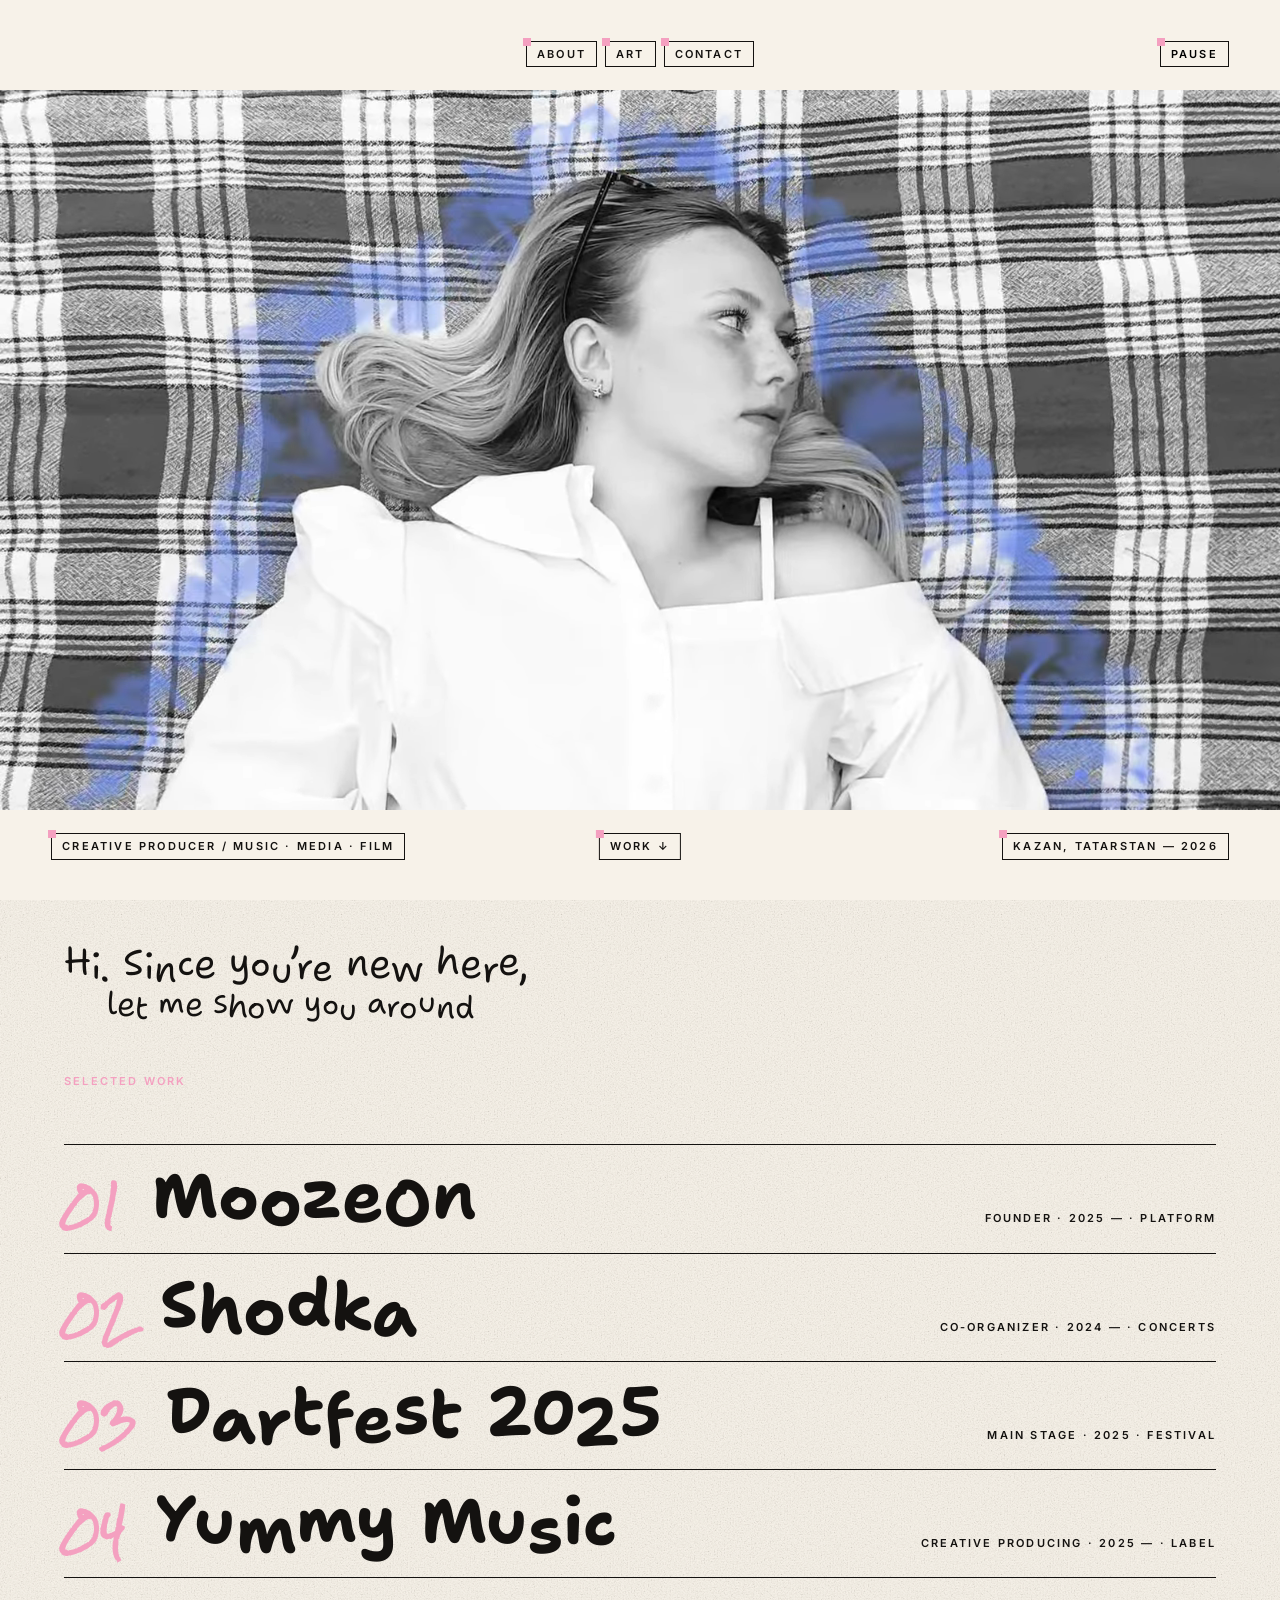
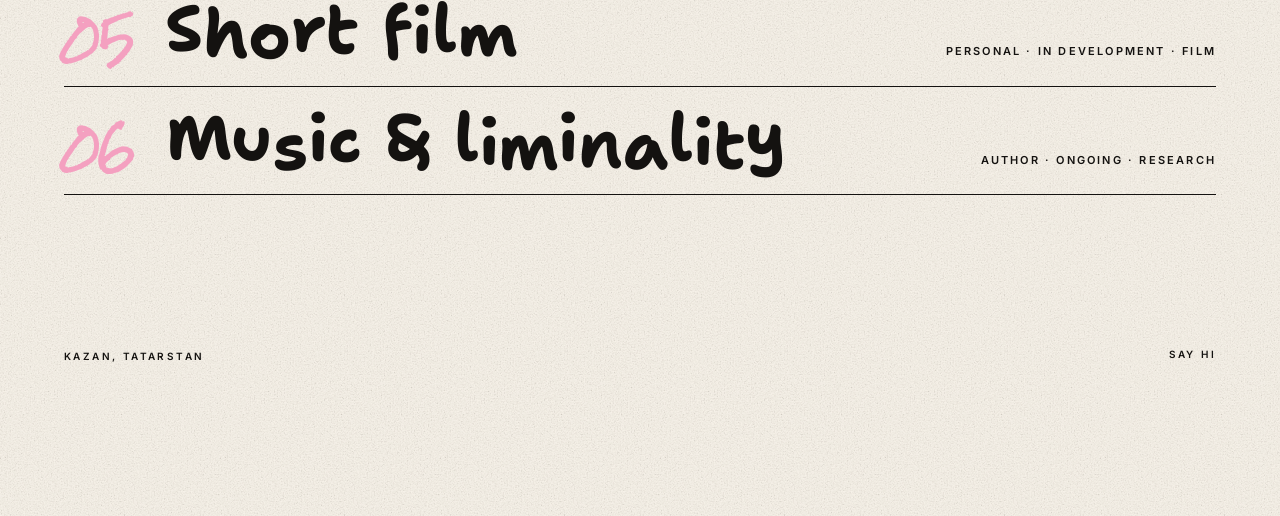
<file: index.html>
<!DOCTYPE html>
<html lang="en" data-accent="pink">
<head>
<meta charset="utf-8">
<meta name="viewport" content="width=device-width, initial-scale=1">
<title>Mariia Berdnikova — creative producer</title>
<meta name="description" content="Mariia (Mary) Berdnikova — creative producer working across music, media, film and event production. Kazan, Tatarstan.">
<link rel="preconnect" href="https://fonts.googleapis.com">
<link rel="preconnect" href="https://fonts.gstatic.com" crossorigin>
<link href="https://fonts.googleapis.com/css2?family=Inter:wght@400..800&family=Rock+Salt&family=Shantell+Sans:BNCE,INFM,SPAC,wght@-100..100,0..100,0..100,300..800&family=Space+Grotesk:wght@400..700&display=swap" rel="stylesheet">
<link rel="icon" href="assets/img/favicon.svg" type="image/svg+xml">
<link rel="stylesheet" href="assets/css/site.css?v=4">
<script>document.documentElement.classList.add('js');</script>
</head>

<body>
<script src="assets/js/sprite.js?v=4"></script>
<a class="skip-link" href="#work">Skip to work</a>

<!-- =======================================================================
     HERO — one full screen: Mariia's collage intro film.
     ======================================================================= -->
<section class="hero-stage">

  <nav class="hero-nav" aria-label="Primary" data-reveal>
    <a class="label label-box" href="about.html">About</a>
    <a class="label label-box" href="art.html">Art</a>
    <a class="label label-box" href="contact.html">Contact</a>
  </nav>

  <!-- The hero is Mariia's own collage intro. Source was HEVC in a .mov,
       which Chrome and Firefox will not play. Both files below are transcodes
       of it, silent, at 1600x900 — replace BOTH to change the film.
       hero.mp4 (H.264) plays everywhere; hero.webm (VP9) is listed first
       because some Linux Chromium builds ship without H.264 at all.
       Autoplay only works while the video is muted and playsinline. -->
  <figure class="hero-video" data-reveal>
    <video
      poster="assets/img/hero-poster.jpg"
      autoplay muted loop playsinline preload="auto"
      aria-label="Collage intro film by Mariia Berdnikova">
      <source src="assets/video/hero.webm" type="video/webm">
      <source src="assets/video/hero.mp4" type="video/mp4">
    </video>
    <button class="video-toggle label label-box" type="button" hidden>Pause</button>
  </figure>

  <p class="label label-box hero-corner hero-corner--bl" data-reveal>Creative producer / Music &middot; Media &middot; Film</p>
  <p class="label label-box hero-corner hero-corner--br" data-reveal>Kazan, Tatarstan &mdash; 2026</p>

  <a class="label label-box hero-scroll" href="#work" data-reveal>Work &darr;</a>

  <svg viewBox="0 0 100 100" class="deco deco--float" data-parallax="0.05" aria-hidden="true" focusable="false"
       style="--x:94%; --y:13%; --w:52px; --rot:-12deg"><use href="#star-8"/></svg>
  <svg viewBox="0 0 100 100" class="deco deco--float deco--ink" data-parallax="0.03" aria-hidden="true" focusable="false"
       style="--x:4%; --y:72%; --w:54px; --rot:9deg"><use href="#spiral"/></svg>
</section>

<div class="page">
  <main id="work">

    <div class="scrawl-note" data-reveal>
      <p class="scrawl">Hi. Since you&rsquo;re new here,</p>
      <p class="scrawl scrawl--second">let me show you around</p>
    </div>

    <p class="label label--accent" data-reveal>Selected work</p>

    <ul class="work-list">
      <li><a class="work-row" href="projects/moozeon.html" data-reveal>
        <span class="work-row__name"><span class="work-row__no">01</span> MoozeOn</span>
        <span class="label work-row__meta">Founder &middot; 2025 &mdash; &middot; Platform</span>
      </a></li>

      <li><a class="work-row" href="projects/shodka.html" data-reveal>
        <span class="work-row__name"><span class="work-row__no">02</span> Shodka</span>
        <span class="label work-row__meta">Co-organizer &middot; 2024 &mdash; &middot; Concerts</span>
      </a></li>

      <li><a class="work-row" href="projects/dartfest.html" data-reveal>
        <span class="work-row__name"><span class="work-row__no">03</span> Dartfest 2025</span>
        <span class="label work-row__meta">Main stage &middot; 2025 &middot; Festival</span>
      </a></li>

      <li><a class="work-row" href="projects/yummy-music.html" data-reveal>
        <span class="work-row__name"><span class="work-row__no">04</span> Yummy Music</span>
        <span class="label work-row__meta">Creative producing &middot; 2025 &mdash; &middot; Label</span>
      </a></li>

      <li><a class="work-row" href="projects/short-film.html" data-reveal>
        <span class="work-row__name"><span class="work-row__no">05</span> Short film</span>
        <span class="label work-row__meta">Personal &middot; In development &middot; Film</span>
      </a></li>

      <li><a class="work-row" href="projects/research.html" data-reveal>
        <span class="work-row__name"><span class="work-row__no">06</span> Music &amp; liminality</span>
        <span class="label work-row__meta">Author &middot; Ongoing &middot; Research</span>
      </a></li>
    </ul>

  </main>

  <footer class="site-foot">
    <p class="label label--sm">Kazan, Tatarstan</p>
    <p class="label label--sm"><a class="scribble" href="contact.html">Say hi</a></p>
  </footer>
</div>

<script src="assets/js/site.js?v=4"></script>
</body>
</html>
</file>
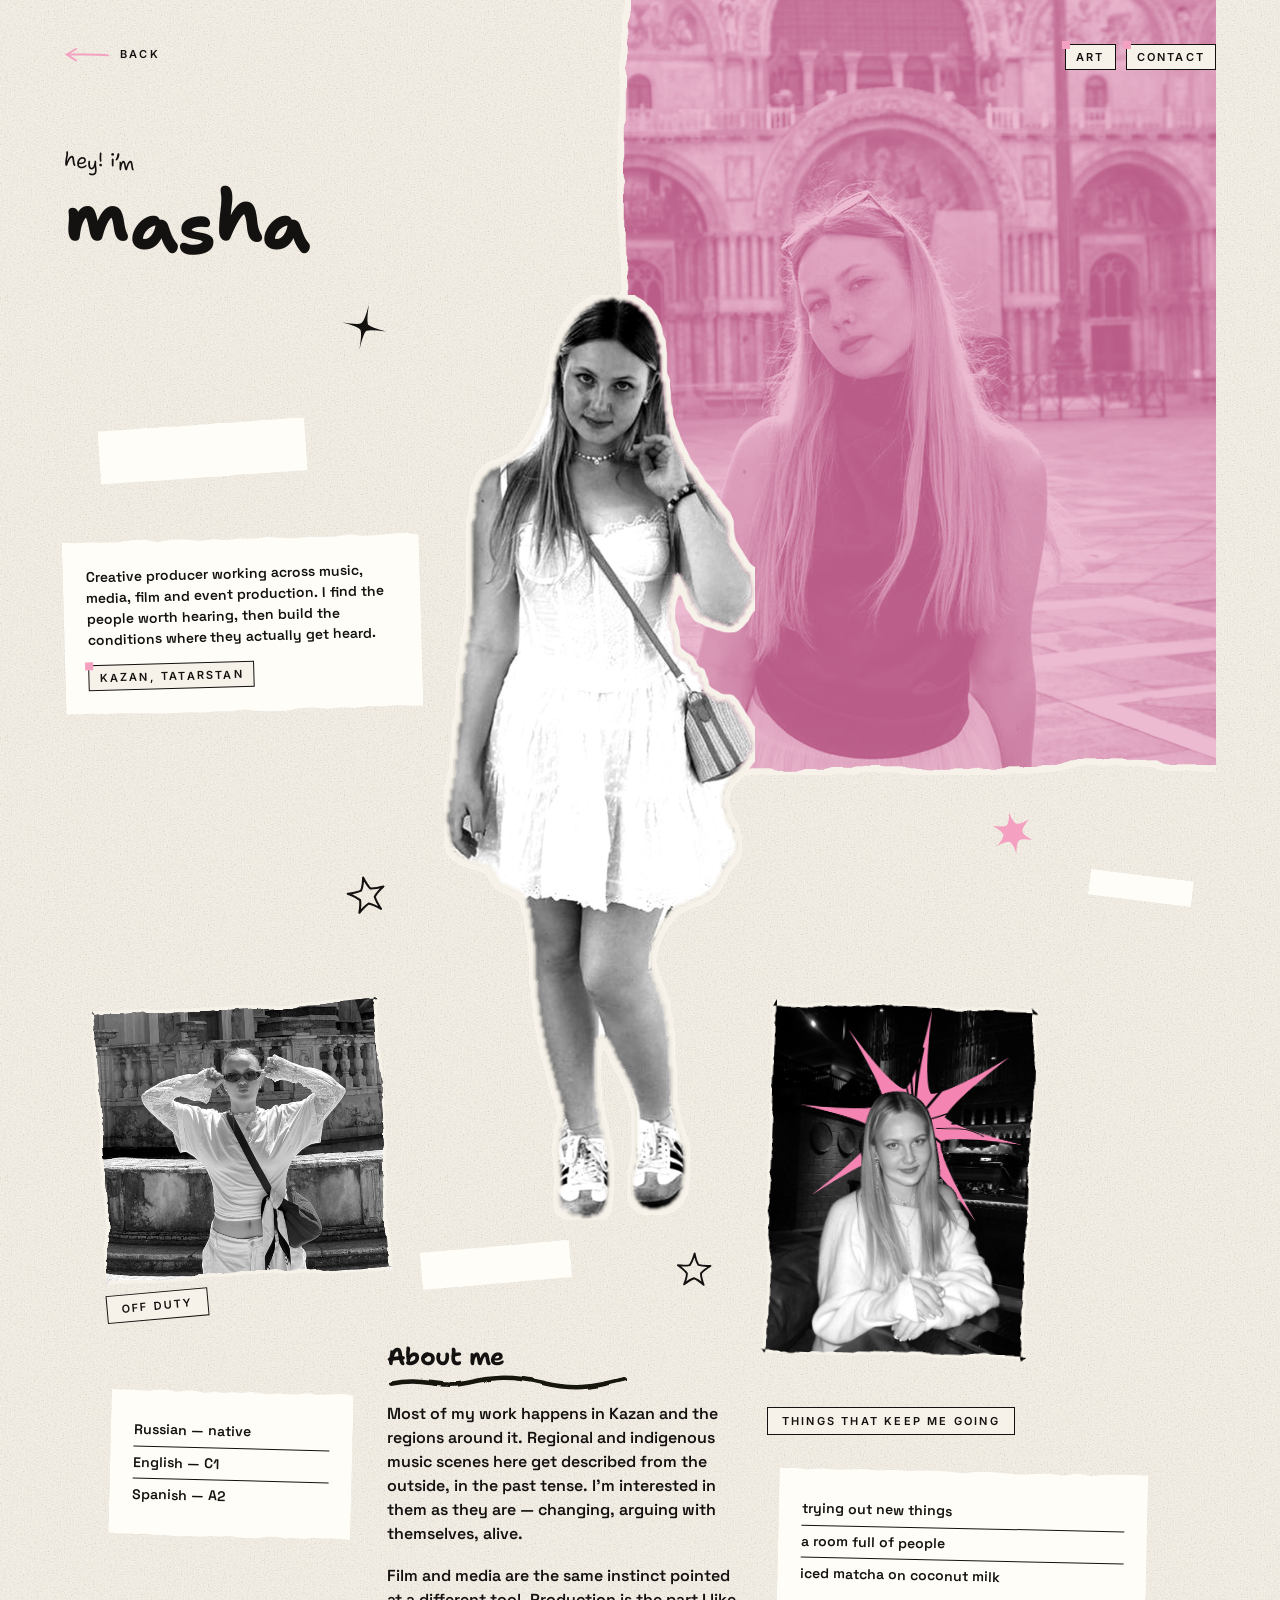
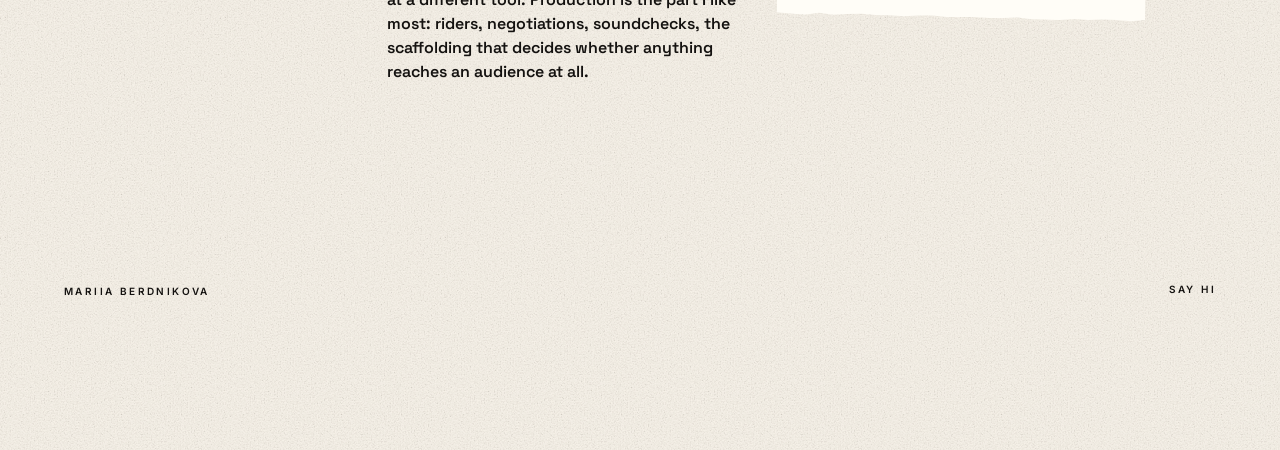
<file: about.html>
<!DOCTYPE html>
<html lang="en" data-accent="pink">
<head>
<meta charset="utf-8">
<meta name="viewport" content="width=device-width, initial-scale=1">
<title>About — Mariia Berdnikova</title>
<meta name="description" content="Mariia Berdnikova — what connects music, media, film and production. Kazan, Tatarstan.">
<link rel="preconnect" href="https://fonts.googleapis.com">
<link rel="preconnect" href="https://fonts.gstatic.com" crossorigin>
<link href="https://fonts.googleapis.com/css2?family=Inter:wght@400..800&family=Rock+Salt&family=Shantell+Sans:BNCE,INFM,SPAC,wght@-100..100,0..100,0..100,300..800&family=Space+Grotesk:wght@400..700&display=swap" rel="stylesheet">
<link rel="icon" href="assets/img/favicon.svg" type="image/svg+xml">
<link rel="stylesheet" href="assets/css/site.css?v=4">
<script>document.documentElement.classList.add('js');</script>
</head>

<body>
<script src="assets/js/sprite.js?v=4"></script>
<a class="skip-link" href="#main">Skip to content</a>

<div class="page">

  <header class="page-head">
    <p class="label" data-reveal><a class="back-link scribble" href="index.html"><svg viewBox="0 0 100 40" class="deco" aria-hidden="true" focusable="false"><use href="#arrow"/></svg>Back</a></p>
    <nav class="site-nav" aria-label="Primary" data-reveal>
      <a class="label label-box" href="art.html">Art</a>
      <a class="label label-box" href="contact.html">Contact</a>
    </nav>
  </header>

  <main id="main">

    <!-- ===================================================================
         Held to a centred column, like a poster. Every photograph is torn
         rather than cropped square and they come from four different shots.
         Each piece is placed with --x / --y / --w / --rot inline; below
         860px they stack.
         =================================================================== -->
    <div class="scrapbook">

      <!-- One shot, blown up and flattened to two tones. Runs off the top. -->
      <figure class="scrap panel" data-reveal
              style="--x:48%; --y:-8%; --w:52%; --rot:0deg; --z:1">
        <img src="assets/img/about-duotone.png" alt="" width="900" height="1180">
      </figure>

      <div class="scrap" data-reveal style="--x:0%; --y:2%; --w:50%; --rot:0deg; --z:6">
        <p class="scrawl" style="font-size:clamp(13px,1.5vw,22px); margin:0 0 10px">hey! i&rsquo;m</p>
        <h1 class="display" style="font-size:clamp(34px,5.6vw,86px); line-height:1.1">masha</h1>
      </div>

      <svg viewBox="0 0 100 100" class="deco deco--float deco--ink" aria-hidden="true" focusable="false"
           style="--x:24%; --y:11.5%; --w:48px; --rot:12deg"><use href="#star-4"/></svg>

      <!-- Cut out by hand; the page sets her partly over the pink. -->
      <figure class="scrap snap" data-reveal
              style="--x:33%; --y:11%; --w:27%; --rot:0deg; --z:4">
        <img src="assets/img/about-figure.png" alt="Mariia Berdnikova" width="760" height="2260">
      </figure>


      <div class="scrap note paper-bit" data-reveal
           style="--x:3%; --y:19%; --w:18%; --h:54px; --rot:-4deg; --z:4"></div>

      <div class="scrap note" data-reveal
           style="--x:0%; --y:26%; --w:31%; --rot:-1.6deg; --z:5">
        <p>Creative producer working across music, media, film and event production. I find the people worth hearing, then build the conditions where they actually get heard.</p>
        <ul class="label-row" style="margin-top:14px">
          <li class="label label-box">Kazan, Tatarstan</li>
        </ul>
      </div>

      <figure class="scrap snap" data-reveal
              style="--x:61%; --y:55%; --w:23%; --rot:2deg; --z:3">
        <img src="assets/img/about-snap-1.png?v=4" alt="" width="560" height="747">
      </figure>


      <figure class="scrap snap" data-reveal
              style="--x:3%; --y:55%; --w:25%; --rot:-3deg; --z:3">
        <img src="assets/img/about-snap-2.png" alt="" width="560" height="532">
        <figcaption class="label tape-label" style="--label-rot:-2deg">Off duty</figcaption>
      </figure>

      <div class="scrap note" data-reveal
           style="--x:4%; --y:79%; --w:21%; --rot:1.4deg; --z:5">
        <ul class="note__list">
          <li>Russian &mdash; native</li>
          <li>English &mdash; C1</li>
          <li>Spanish &mdash; A2</li>
        </ul>
      </div>

      <div class="scrap" data-reveal style="--x:28%; --y:76%; --w:31%; --rot:0deg; --z:5">
        <h2 class="marker-head">About me</h2>
        <svg class="deco deco--underline" viewBox="0 0 200 20" preserveAspectRatio="none" aria-hidden="true" focusable="false"><use href="#underline"/></svg>
        <div class="body-col" style="max-width:none; margin-top:12px">
          <p>Most of my work happens in Kazan and the regions around it. Regional and indigenous music scenes here get described from the outside, in the past tense. I&rsquo;m interested in them as they are &mdash; changing, arguing with themselves, alive.</p>
          <p>Film and media are the same instinct pointed at a different tool. Production is the part I like most: riders, negotiations, soundchecks, the scaffolding that decides whether anything reaches an audience at all.</p>
        </div>
      </div>

      <p class="scrap label tape-label" data-reveal
         style="--x:61%; --y:80%; --w:auto; --rot:-2deg; --z:6; --label-rot:0deg">Things that keep me going</p>

      <div class="scrap note note--b" data-reveal
           style="--x:62%; --y:84%; --w:32%; --rot:1.2deg; --z:5">
        <ul class="note__list">
          <li>trying out new things</li>
          <li>a room full of people</li>
          <li>iced matcha on coconut milk</li>
        </ul>
      </div>


      <div class="scrap note note--b paper-bit" data-reveal
           style="--x:89%; --y:47%; --w:9%; --h:26px; --rot:7deg; --z:4"></div>
      <div class="scrap note paper-bit" data-reveal
           style="--x:31%; --y:70%; --w:13%; --h:38px; --rot:-5deg; --z:4"></div>

      <svg viewBox="0 0 100 100" class="deco deco--float" aria-hidden="true" focusable="false"
           style="--x:80.5%; --y:43%; --w:44px; --rot:-10deg"><use href="#star-6"/></svg>
      <svg viewBox="0 0 100 100" class="deco deco--float deco--ink" data-parallax="0.04" aria-hidden="true" focusable="false"
           style="--x:24.5%; --y:47%; --w:42px; --rot:-12deg"><use href="#star-line"/></svg>
      <svg viewBox="0 0 100 100" class="deco deco--float deco--ink" data-parallax="0.03" aria-hidden="true" focusable="false"
           style="--x:53%; --y:70.4%; --w:38px; --rot:-8deg"><use href="#star-line-b"/></svg>
    </div>

  </main>

  <footer class="site-foot">
    <p class="label label--sm">Mariia Berdnikova</p>
    <p class="label label--sm"><a class="scribble" href="contact.html">Say hi</a></p>
  </footer>

</div>

<script src="assets/js/site.js?v=4"></script>
</body>
</html>
</file>
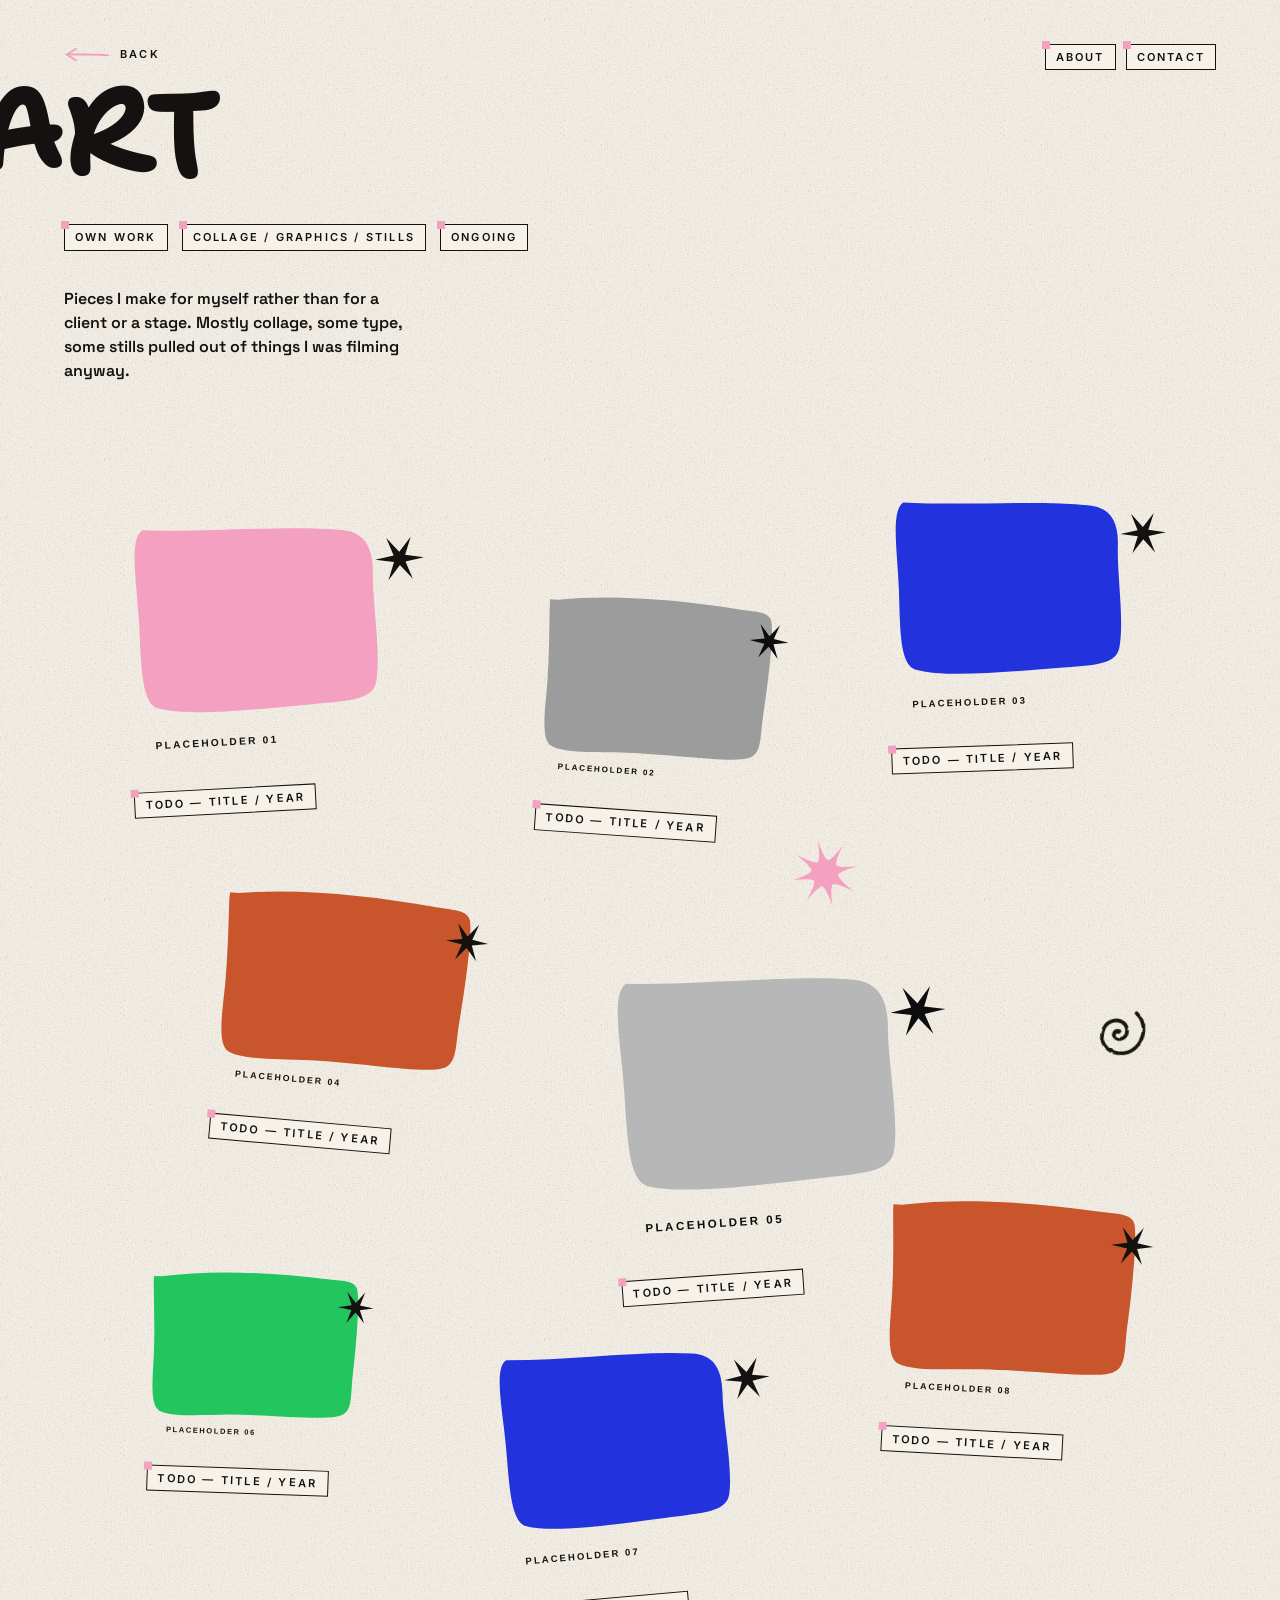
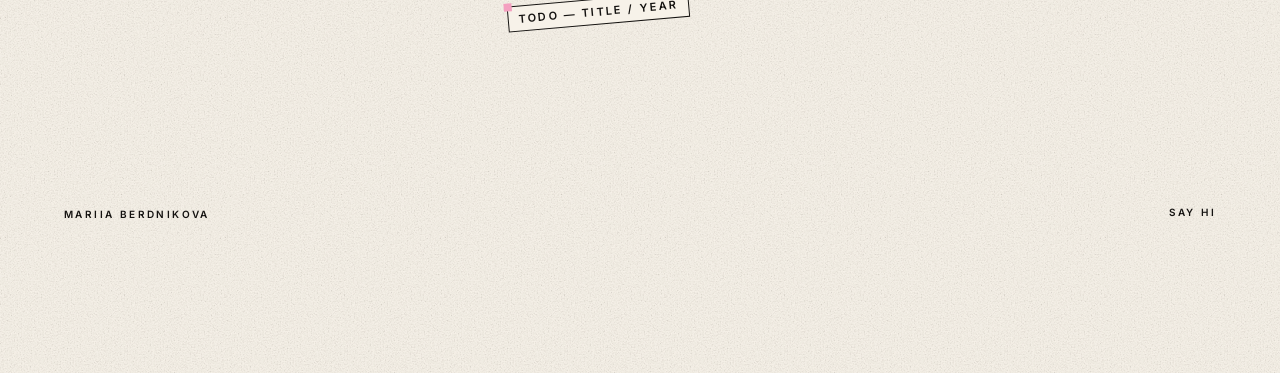
<file: art.html>
<!DOCTYPE html>
<html lang="en" data-accent="pink">
<head>
<meta charset="utf-8">
<meta name="viewport" content="width=device-width, initial-scale=1">
<title>Art — Mariia Berdnikova</title>
<meta name="description" content="Visual work by Mariia Berdnikova — collage, graphics, stills.">
<link rel="preconnect" href="https://fonts.googleapis.com">
<link rel="preconnect" href="https://fonts.gstatic.com" crossorigin>
<link href="https://fonts.googleapis.com/css2?family=Inter:wght@400..800&family=Rock+Salt&family=Shantell+Sans:BNCE,INFM,SPAC,wght@-100..100,0..100,0..100,300..800&family=Space+Grotesk:wght@400..700&display=swap" rel="stylesheet">
<link rel="icon" href="assets/img/favicon.svg" type="image/svg+xml">
<link rel="stylesheet" href="assets/css/site.css?v=4">
<script>document.documentElement.classList.add('js');</script>
</head>

<body>
<script src="assets/js/sprite.js?v=4"></script>
<a class="skip-link" href="#main">Skip to content</a>

<div class="page">

  <header class="page-head">
    <p class="label" data-reveal><a class="back-link scribble" href="index.html"><svg viewBox="0 0 100 40" class="deco" aria-hidden="true" focusable="false"><use href="#arrow"/></svg>Back</a></p>
    <nav class="site-nav" aria-label="Primary" data-reveal>
      <a class="label label-box" href="about.html">About</a>
      <a class="label label-box" href="contact.html">Contact</a>
    </nav>
  </header>

  <main id="main">

    <h1 class="display display--tilt display--bleed-l" data-reveal>ART</h1>
    <ul class="label-row" style="margin-top:18px" data-reveal>
      <li class="label label-box">Own work</li>
      <li class="label label-box">Collage / graphics / stills</li>
      <li class="label label-box">Ongoing</li>
    </ul>

    <p class="body-col" style="margin-top:36px" data-reveal>Pieces I make for myself rather than for a client or a stage. Mostly collage, some type, some stills pulled out of things I was filming anyway.</p>

    <!-- ===================================================================
         ART WALL — placeholder slots.

         TODO: replace each <img> src with a real image and rewrite its
         <figcaption>. Keep the layout uneven on purpose: vary --w, nudge
         --rot a degree or two, and let items overlap by giving neighbours
         close --x / --y values. --z decides what sits on top.

         Under 860px these stop being absolutely positioned and stack.
         =================================================================== -->
    <div class="art-wall">

      <figure class="art-slot" data-reveal style="--x:2%;  --y:2%;  --w:30%; --rot:-3deg; --z:2">
        <!-- TODO: replace -->
        <img class="cutout" src="assets/img/placeholder/slot-1.svg" alt="" width="340" height="260">
        <figcaption class="label label-box">TODO — title / year</figcaption>
      </figure>

      <figure class="art-slot" data-reveal style="--x:38%; --y:9%;  --w:24%; --rot:4deg;  --z:3">
        <!-- TODO: replace -->
        <img class="cutout cutout--bw" src="assets/img/placeholder/slot-2.svg" alt="" width="340" height="260">
        <figcaption class="label label-box">TODO — title / year</figcaption>
      </figure>

      <figure class="art-slot" data-reveal style="--x:68%; --y:0%;  --w:28%; --rot:-2deg; --z:1">
        <!-- TODO: replace -->
        <img class="cutout" src="assets/img/placeholder/slot-3.svg" alt="" width="340" height="260">
        <figcaption class="label label-box">TODO — title / year</figcaption>
      </figure>

      <figure class="art-slot" data-reveal style="--x:10%; --y:34%; --w:26%; --rot:5deg;  --z:4">
        <!-- TODO: replace -->
        <img class="cutout" src="assets/img/placeholder/slot-4.svg" alt="" width="340" height="260">
        <figcaption class="label label-box">TODO — title / year</figcaption>
      </figure>

      <figure class="art-slot" data-reveal style="--x:44%; --y:40%; --w:34%; --rot:-4deg; --z:2">
        <!-- TODO: replace -->
        <img class="cutout cutout--bw" src="assets/img/placeholder/slot-5.svg" alt="" width="340" height="260">
        <figcaption class="label label-box">TODO — title / year</figcaption>
      </figure>

      <figure class="art-slot" data-reveal style="--x:4%;  --y:66%; --w:22%; --rot:2deg;  --z:3">
        <!-- TODO: replace -->
        <img class="cutout" src="assets/img/placeholder/slot-6.svg" alt="" width="340" height="260">
        <figcaption class="label label-box">TODO — title / year</figcaption>
      </figure>

      <figure class="art-slot" data-reveal style="--x:34%; --y:72%; --w:28%; --rot:-5deg; --z:5">
        <!-- TODO: replace -->
        <img class="cutout" src="assets/img/placeholder/slot-7.svg" alt="" width="340" height="260">
        <figcaption class="label label-box">TODO — title / year</figcaption>
      </figure>

      <figure class="art-slot" data-reveal style="--x:68%; --y:60%; --w:26%; --rot:3deg;  --z:1">
        <!-- TODO: replace -->
        <img class="cutout" src="assets/img/placeholder/slot-8.svg" alt="" width="340" height="260">
        <figcaption class="label label-box">TODO — title / year</figcaption>
      </figure>

      <svg viewBox="0 0 100 100" class="deco deco--float" data-parallax="0.06" aria-hidden="true" focusable="false"
           style="--x:63%; --y:31%; --w:70px; --rot:-12deg"><use href="#star-8"/></svg>
      <svg viewBox="0 0 100 100" class="deco deco--float deco--ink" data-parallax="0.03" aria-hidden="true" focusable="false"
           style="--x:88%; --y:44%; --w:80px; --rot:10deg"><use href="#spiral"/></svg>
    </div>

  </main>

  <footer class="site-foot">
    <p class="label label--sm">Mariia Berdnikova</p>
    <p class="label label--sm"><a class="scribble" href="contact.html">Say hi</a></p>
  </footer>

</div>

<script src="assets/js/site.js?v=4"></script>
</body>
</html>
</file>
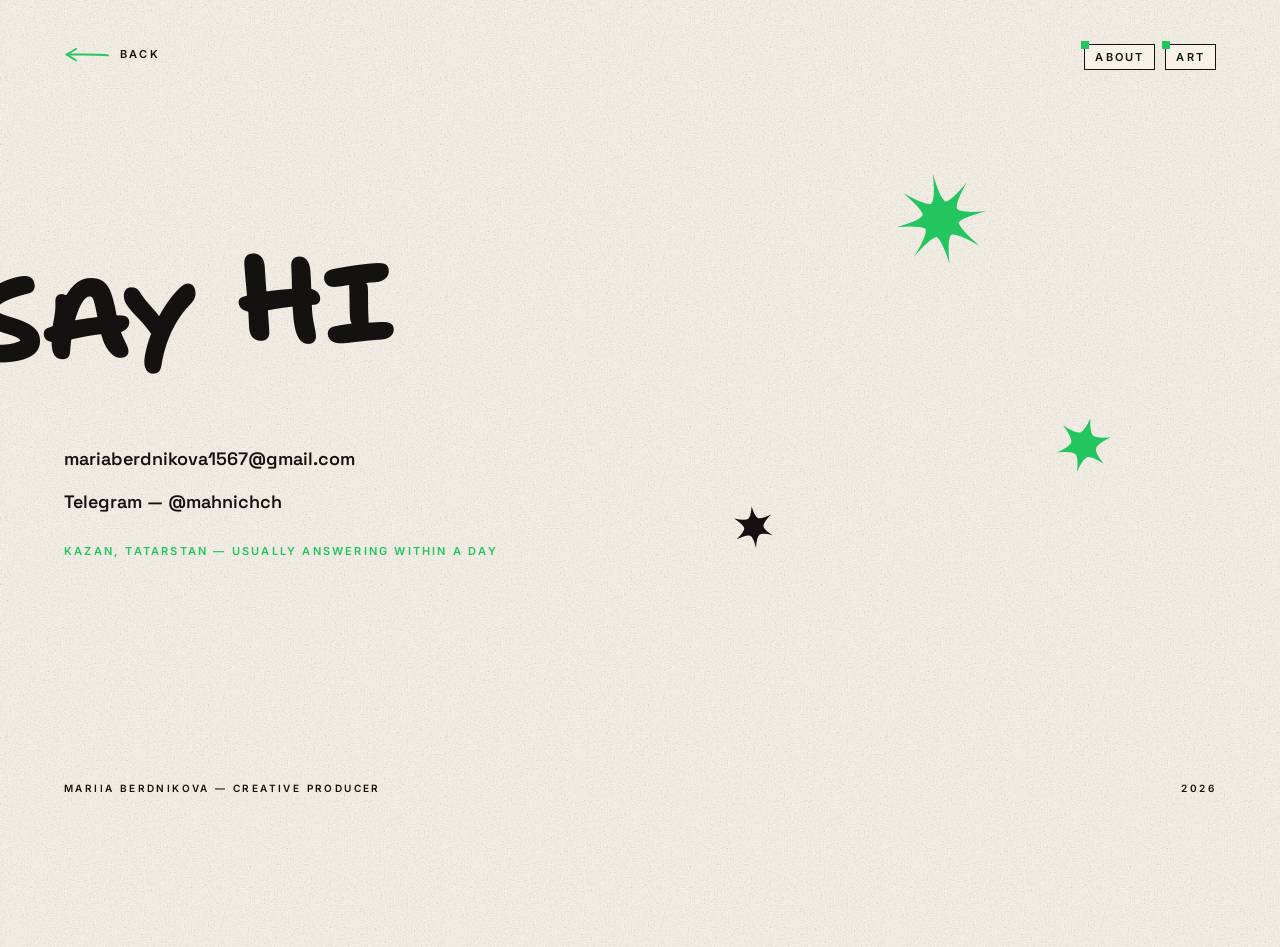
<file: contact.html>
<!DOCTYPE html>
<html lang="en" data-accent="green">
<head>
<meta charset="utf-8">
<meta name="viewport" content="width=device-width, initial-scale=1">
<title>Say hi — Mariia Berdnikova</title>
<meta name="description" content="Get in touch with Mariia Berdnikova — email and Telegram.">
<link rel="preconnect" href="https://fonts.googleapis.com">
<link rel="preconnect" href="https://fonts.gstatic.com" crossorigin>
<link href="https://fonts.googleapis.com/css2?family=Inter:wght@400..800&family=Rock+Salt&family=Shantell+Sans:BNCE,INFM,SPAC,wght@-100..100,0..100,0..100,300..800&family=Space+Grotesk:wght@400..700&display=swap" rel="stylesheet">
<link rel="icon" href="assets/img/favicon.svg" type="image/svg+xml">
<link rel="stylesheet" href="assets/css/site.css?v=4">
<script>document.documentElement.classList.add('js');</script>
</head>

<body>
<script src="assets/js/sprite.js?v=4"></script>
<a class="skip-link" href="#main">Skip to content</a>

<div class="page">

  <header class="page-head">
    <p class="label" data-reveal><a class="back-link scribble" href="index.html"><svg viewBox="0 0 100 40" class="deco" aria-hidden="true" focusable="false"><use href="#arrow"/></svg>Back</a></p>
    <nav class="site-nav" aria-label="Primary" data-reveal>
      <a class="label label-box" href="about.html">About</a>
      <a class="label label-box" href="art.html">Art</a>
    </nav>
  </header>

  <main id="main" class="contact">
    <h1 class="display display--tilt display--bleed-l" data-reveal>SAY HI</h1>

    <ul class="contact__list" data-reveal>
      <!-- TODO: confirm the email address before this goes public. -->
      <li><a class="scribble" href="mailto:mariaberdnikova1567@gmail.com">mariaberdnikova1567@gmail.com</a></li>
      <li><a class="scribble" href="https://t.me/mahnichch" rel="me noopener">Telegram — @mahnichch</a></li>
      <!-- TODO: add any other links (Instagram, showreel, CV) as <li> rows. -->
    </ul>

    <p class="label label--accent" style="margin-top:28px" data-reveal>Kazan, Tatarstan — usually answering within a day</p>

    <svg viewBox="0 0 100 100" class="deco deco--float" data-parallax="0.07" aria-hidden="true" focusable="false"
         style="--x:72%; --y:18%; --w:96px; --rot:-10deg"><use href="#star-8"/></svg>
    <svg viewBox="0 0 100 100" class="deco deco--float" data-parallax="0.04" aria-hidden="true" focusable="false"
         style="--x:86%; --y:62%; --w:58px; --rot:14deg"><use href="#star-6"/></svg>
    <svg viewBox="0 0 100 100" class="deco deco--float deco--ink" data-parallax="0.09" aria-hidden="true" focusable="false"
         style="--x:58%; --y:78%; --w:44px; --rot:-6deg"><use href="#star-6"/></svg>
  </main>

  <footer class="site-foot">
    <p class="label label--sm">Mariia Berdnikova — creative producer</p>
    <p class="label label--sm">2026</p>
  </footer>

</div>

<script src="assets/js/site.js?v=4"></script>
</body>
</html>
</file>
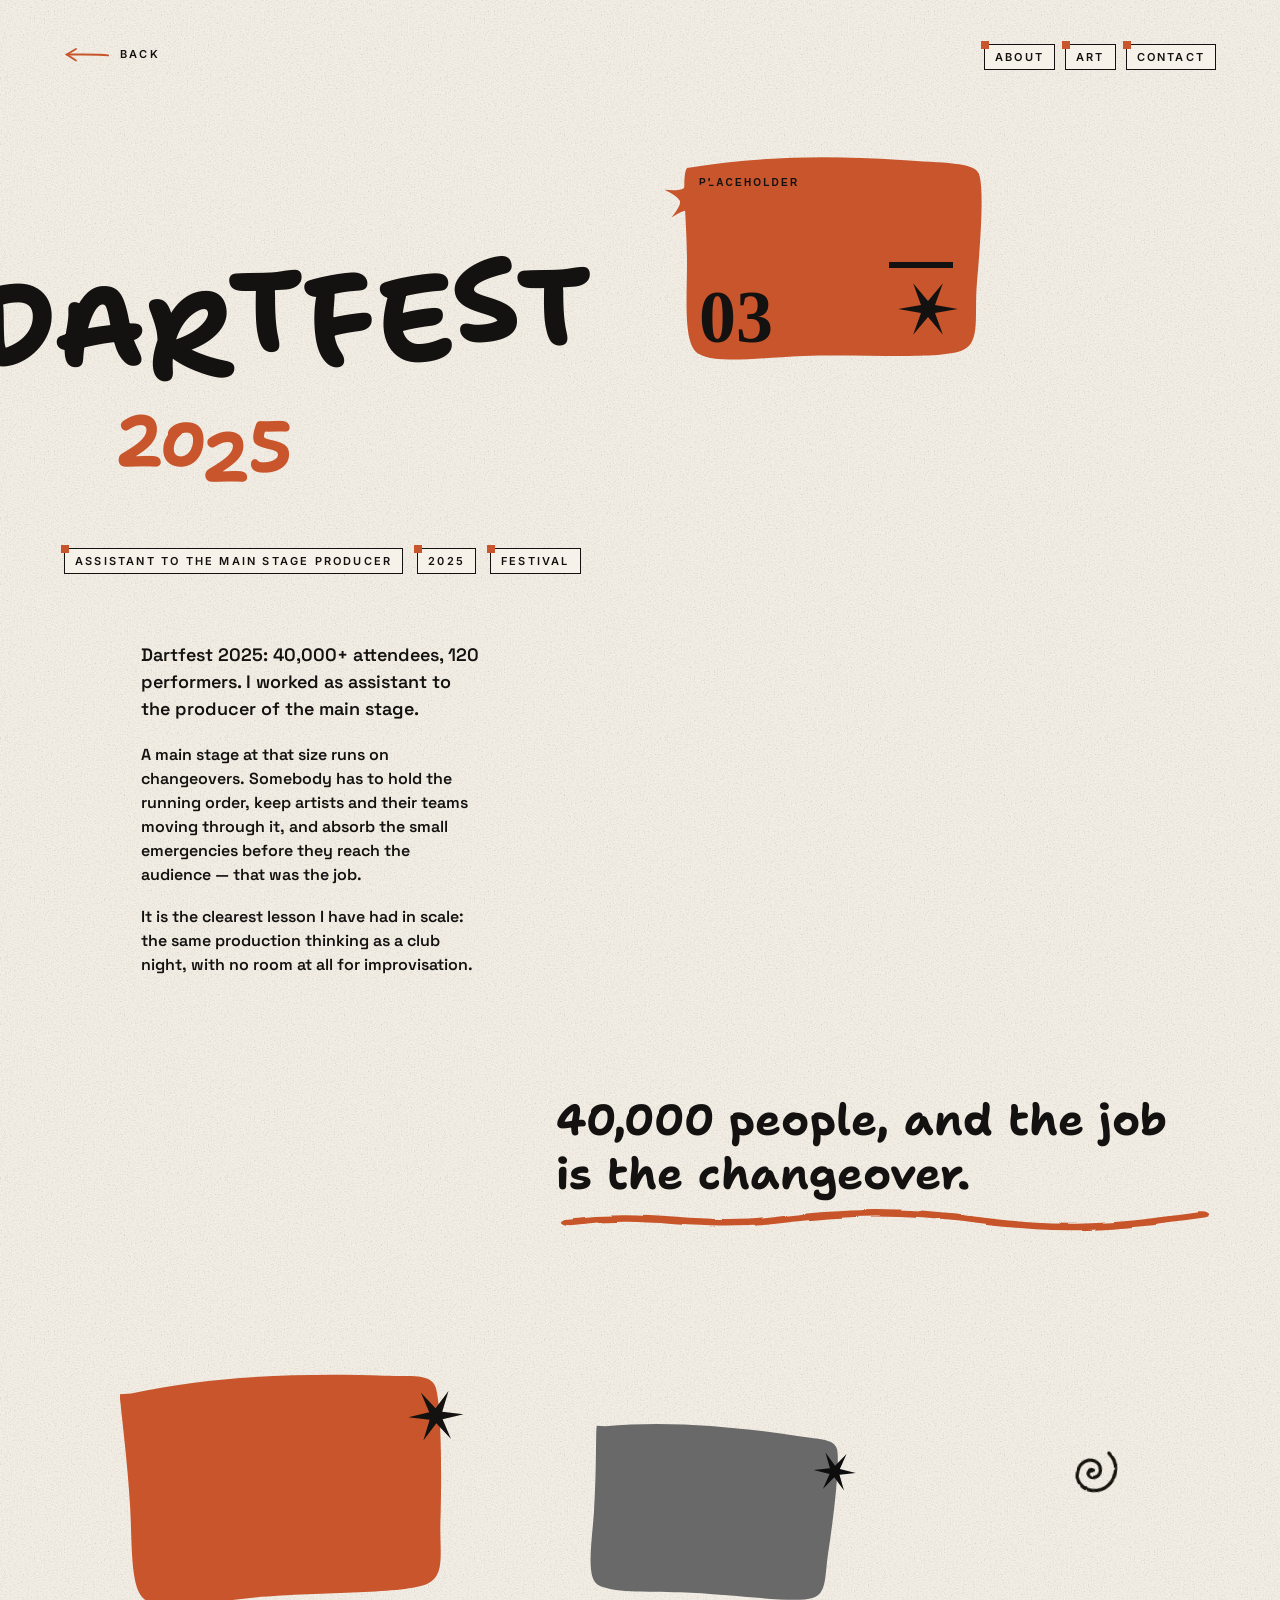
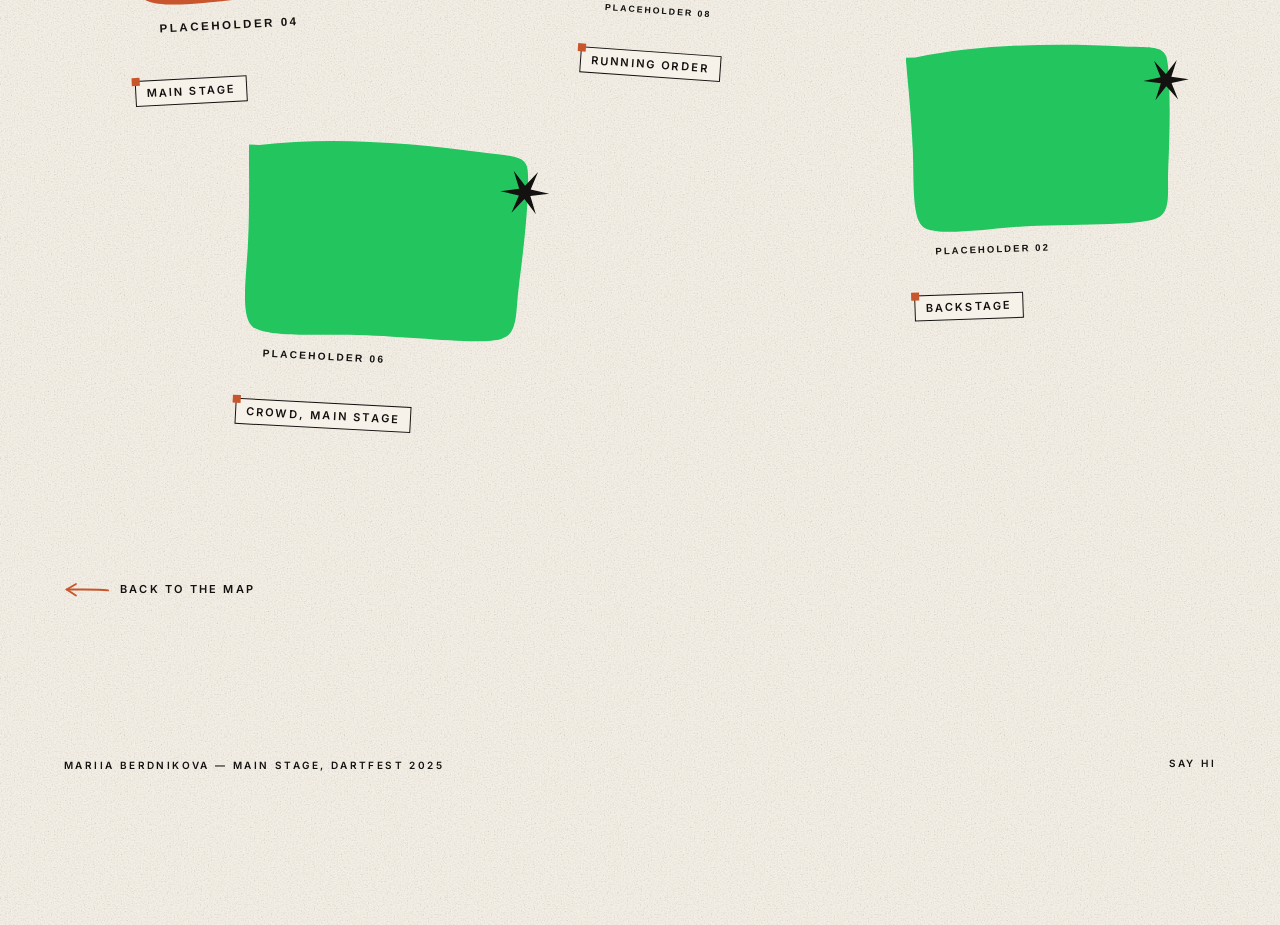
<file: projects/dartfest.html>
<!DOCTYPE html>
<html lang="en" data-accent="rust">
<head>
<meta charset="utf-8">
<meta name="viewport" content="width=device-width, initial-scale=1">
<title>Dartfest 2025 — Mariia Berdnikova</title>
<meta name="description" content="Dartfest 2025 — Assistant to the Main Stage Producer. 40,000+ attendees, 120 performers.">
<link rel="preconnect" href="https://fonts.googleapis.com">
<link rel="preconnect" href="https://fonts.gstatic.com" crossorigin>
<link href="https://fonts.googleapis.com/css2?family=Inter:wght@400..800&family=Rock+Salt&family=Shantell+Sans:BNCE,INFM,SPAC,wght@-100..100,0..100,0..100,300..800&family=Space+Grotesk:wght@400..700&display=swap" rel="stylesheet">
<link rel="icon" href="../assets/img/favicon.svg" type="image/svg+xml">
<link rel="stylesheet" href="../assets/css/site.css?v=4">
<script>document.documentElement.classList.add('js');</script>
</head>

<body>
<script src="../assets/js/sprite.js?v=4"></script>
<a class="skip-link" href="#main">Skip to content</a>

<div class="page">

  <header class="page-head">
    <p class="label" data-reveal><a class="back-link scribble" href="../index.html"><svg viewBox="0 0 100 40" class="deco" aria-hidden="true" focusable="false"><use href="#arrow"/></svg>Back</a></p>
    <nav class="site-nav" aria-label="Primary" data-reveal>
      <a class="label label-box" href="../about.html">About</a>
      <a class="label label-box" href="../art.html">Art</a>
      <a class="label label-box" href="../contact.html">Contact</a>
    </nav>
  </header>

  <main id="main">

    <div class="hero">
      <!-- TODO: replace with a real cut-out PNG (transparent bg, no frame). -->
      <div class="hero__photo" data-reveal>
        <img class="cutout" src="../assets/img/placeholder/thumb-dartfest.svg" alt="" width="320" height="240">
      </div>

      <div class="hero__title">
        <h1 class="display display--tilt display--bleed-l" data-reveal>DARTFEST</h1>
        <p class="display display--sm display--accent display--tilt-r" style="margin-left:4vw" data-reveal>2025</p>
      </div>

      <ul class="label-row hero__meta" data-reveal>
        <li class="label label-box">Assistant to the Main Stage Producer</li>
        <li class="label label-box">2025</li>
        <li class="label label-box">Festival</li>
      </ul>

      <svg viewBox="0 0 100 100" class="deco deco--float" data-parallax="0.05" aria-hidden="true" focusable="false"
           style="--x:52%; --y:6%; --w:60px; --rot:-13deg"><use href="#star-6"/></svg>
    </div>

    <div class="prose prose--left body-col" data-reveal>
      <p class="lede">Dartfest 2025: 40,000+ attendees, 120 performers. I worked as assistant to the producer of the main stage.</p>
      <p>A main stage at that size runs on changeovers. Somebody has to hold the running order, keep artists and their teams moving through it, and absorb the small emergencies before they reach the audience — that was the job.</p>
      <p>It is the clearest lesson I have had in scale: the same production thinking as a club night, with no room at all for improvisation. <!-- TODO: add specifics — headliners, your exact remit, anything you can name publicly. --></p>
    </div>

    <div class="pull-quote pull-quote--right" data-reveal>
      <p>40,000 people, and the job is the changeover.</p>
      <svg class="deco deco--underline" viewBox="0 0 200 20" preserveAspectRatio="none" aria-hidden="true" focusable="false"><use href="#underline"/></svg>
    </div>

    <!-- ===================================================================
         IMAGE SET — collage, not a grid.
         TODO: replace each <img> and rewrite its caption. Vary --w, nudge
         --rot, and overlap neighbours by giving them close --x / --y.
         Under 860px these stop being absolute and stack.
         =================================================================== -->
    <div class="collage">
      <figure class="collage__item" data-reveal style="--x:2%; --y:0%; --w:34%; --rot:-3deg; --z:2">
        <!-- TODO: replace -->
        <img class="cutout" src="../assets/img/placeholder/slot-4.svg" alt="" width="340" height="260">
        <figcaption class="label label-box">Main stage</figcaption>
      </figure>

      <figure class="collage__item" data-reveal style="--x:42%; --y:8%; --w:26%; --rot:4deg; --z:3">
        <!-- TODO: replace -->
        <img class="cutout cutout--bw" src="../assets/img/placeholder/slot-8.svg" alt="" width="340" height="260">
        <figcaption class="label label-box">Running order</figcaption>
      </figure>

      <figure class="collage__item" data-reveal style="--x:70%; --y:38%; --w:28%; --rot:-2deg; --z:1">
        <!-- TODO: replace -->
        <img class="cutout" src="../assets/img/placeholder/slot-2.svg" alt="" width="340" height="260">
        <figcaption class="label label-box">Backstage</figcaption>
      </figure>

      <figure class="collage__item" data-reveal style="--x:12%; --y:52%; --w:30%; --rot:3deg; --z:4">
        <!-- TODO: replace -->
        <img class="cutout" src="../assets/img/placeholder/slot-6.svg" alt="" width="340" height="260">
        <figcaption class="label label-box">Crowd, main stage</figcaption>
      </figure>


      <svg viewBox="0 0 100 100" class="deco deco--float deco--ink" data-parallax="0.04" aria-hidden="true" focusable="false"
           style="--x:86%; --y:12%; --w:74px; --rot:9deg"><use href="#spiral"/></svg>
    </div>

    <p class="label" data-reveal><a class="back-link scribble" href="../index.html"><svg viewBox="0 0 100 40" class="deco" aria-hidden="true" focusable="false"><use href="#arrow"/></svg>Back to the map</a></p>

  </main>

  <footer class="site-foot">
    <p class="label label--sm">Mariia Berdnikova — main stage, Dartfest 2025</p>
    <p class="label label--sm"><a class="scribble" href="../contact.html">Say hi</a></p>
  </footer>

</div>

<script src="../assets/js/site.js?v=4"></script>
</body>
</html>
</file>
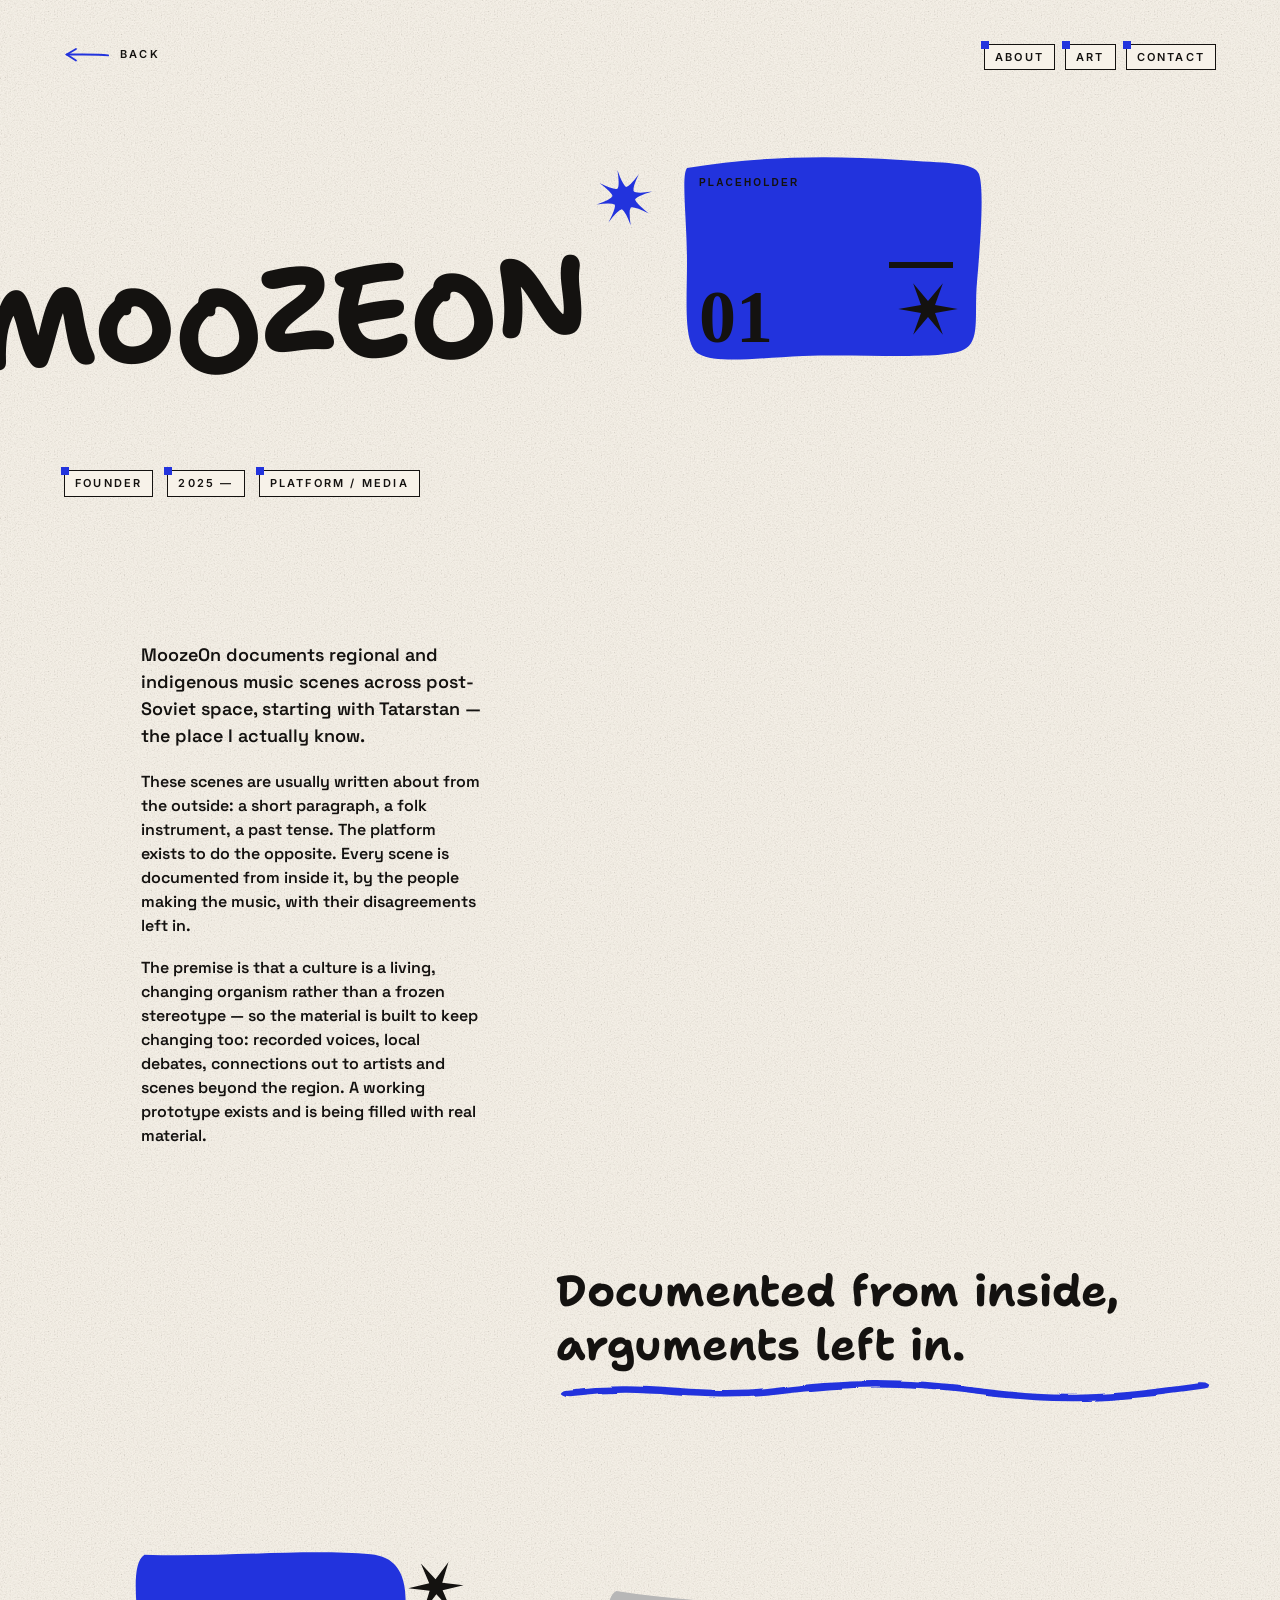
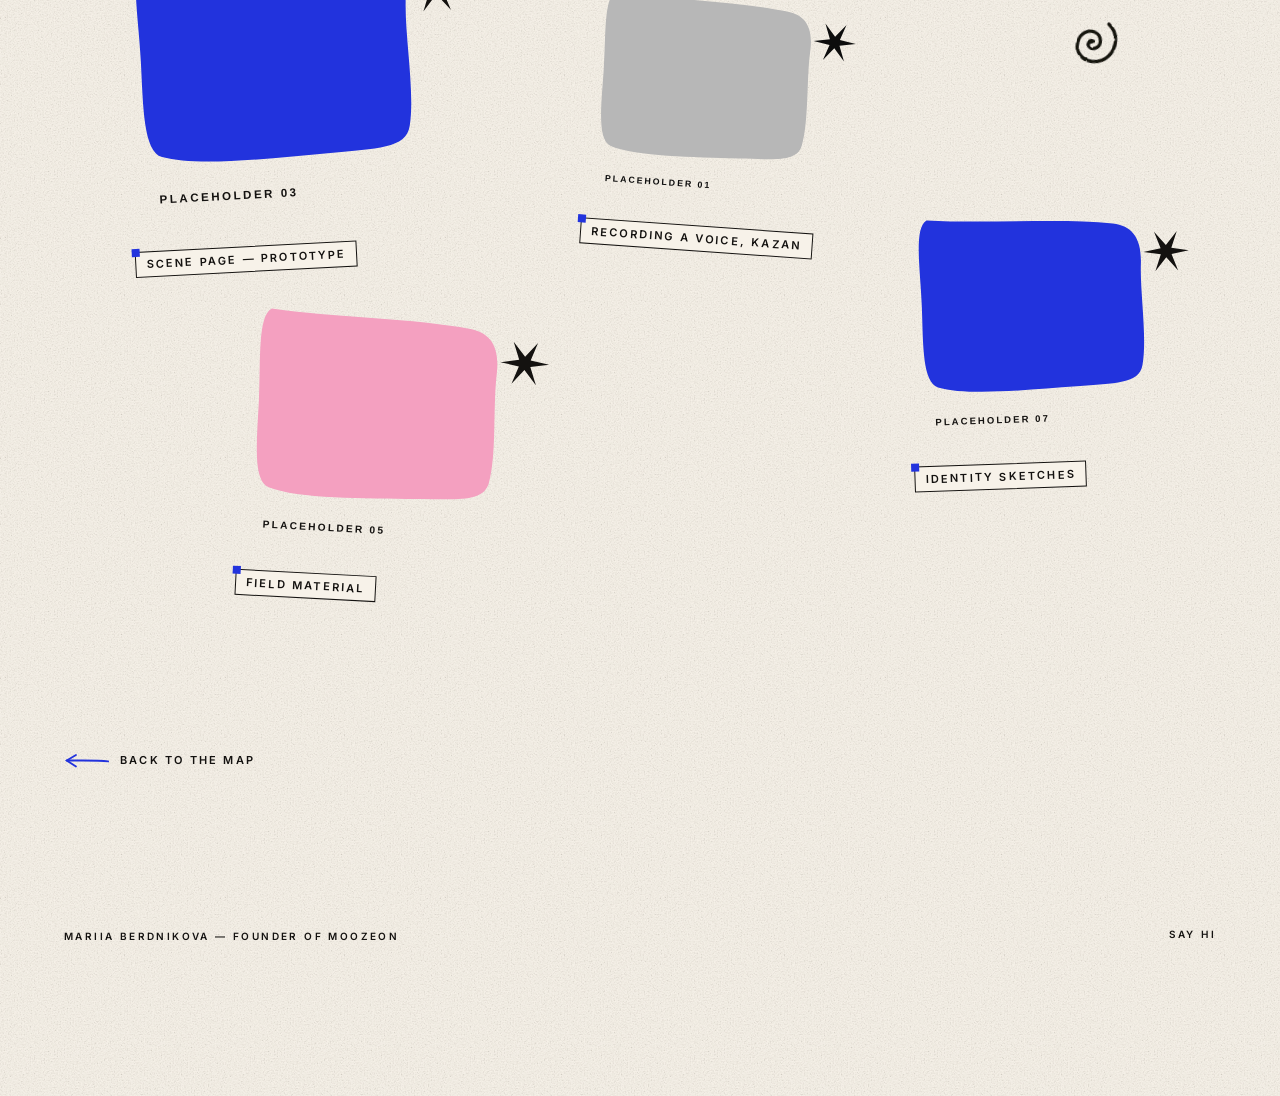
<file: projects/moozeon.html>
<!DOCTYPE html>
<html lang="en" data-accent="blue">
<head>
<meta charset="utf-8">
<meta name="viewport" content="width=device-width, initial-scale=1">
<title>MoozeOn — Mariia Berdnikova</title>
<meta name="description" content="MoozeOn — a music-culture platform documenting regional and indigenous music scenes across post-Soviet space. Founded by Mariia Berdnikova.">
<link rel="preconnect" href="https://fonts.googleapis.com">
<link rel="preconnect" href="https://fonts.gstatic.com" crossorigin>
<link href="https://fonts.googleapis.com/css2?family=Inter:wght@400..800&family=Rock+Salt&family=Shantell+Sans:BNCE,INFM,SPAC,wght@-100..100,0..100,0..100,300..800&family=Space+Grotesk:wght@400..700&display=swap" rel="stylesheet">
<link rel="icon" href="../assets/img/favicon.svg" type="image/svg+xml">
<link rel="stylesheet" href="../assets/css/site.css?v=4">
<script>document.documentElement.classList.add('js');</script>
</head>

<body>
<script src="../assets/js/sprite.js?v=4"></script>
<a class="skip-link" href="#main">Skip to content</a>

<div class="page">

  <header class="page-head">
    <p class="label" data-reveal><a class="back-link scribble" href="../index.html"><svg viewBox="0 0 100 40" class="deco" aria-hidden="true" focusable="false"><use href="#arrow"/></svg>Back</a></p>
    <nav class="site-nav" aria-label="Primary" data-reveal>
      <a class="label label-box" href="../about.html">About</a>
      <a class="label label-box" href="../art.html">Art</a>
      <a class="label label-box" href="../contact.html">Contact</a>
    </nav>
  </header>

  <main id="main">

    <div class="hero">
      <!-- TODO: replace with a real cut-out PNG (transparent bg, no frame). -->
      <div class="hero__photo" data-reveal>
        <img class="cutout" src="../assets/img/placeholder/thumb-moozeon.svg" alt="" width="320" height="240">
      </div>

      <div class="hero__title">
        <h1 class="display display--tilt display--bleed-l" data-reveal>MOOZEON</h1>
      </div>

      <ul class="label-row hero__meta" data-reveal>
        <li class="label label-box">Founder</li>
        <li class="label label-box">2025 —</li>
        <li class="label label-box">Platform / media</li>
      </ul>

      <svg viewBox="0 0 100 100" class="deco deco--float" data-parallax="0.05" aria-hidden="true" focusable="false"
           style="--x:46%; --y:6%; --w:60px; --rot:-13deg"><use href="#star-8"/></svg>
    </div>

    <div class="prose prose--left body-col" data-reveal>
      <p class="lede">MoozeOn documents regional and indigenous music scenes across post-Soviet space, starting with Tatarstan — the place I actually know.</p>
      <p>These scenes are usually written about from the outside: a short paragraph, a folk instrument, a past tense. The platform exists to do the opposite. Every scene is documented from inside it, by the people making the music, with their disagreements left in.</p>
      <p>The premise is that a culture is a living, changing organism rather than a frozen stereotype — so the material is built to keep changing too: recorded voices, local debates, connections out to artists and scenes beyond the region. A working prototype exists and is being filled with real material. <!-- TODO: add a public link once it is ready to show. --></p>
    </div>

    <div class="pull-quote pull-quote--right" data-reveal>
      <p>Documented from inside, arguments left in.</p>
      <svg class="deco deco--underline" viewBox="0 0 200 20" preserveAspectRatio="none" aria-hidden="true" focusable="false"><use href="#underline"/></svg>
    </div>

    <!-- ===================================================================
         IMAGE SET — collage, not a grid.
         TODO: replace each <img> and rewrite its caption. Vary --w, nudge
         --rot, and overlap neighbours by giving them close --x / --y.
         Under 860px these stop being absolute and stack.
         =================================================================== -->
    <div class="collage">
      <figure class="collage__item" data-reveal style="--x:2%; --y:0%; --w:34%; --rot:-3deg; --z:2">
        <!-- TODO: replace -->
        <img class="cutout" src="../assets/img/placeholder/slot-3.svg" alt="" width="340" height="260">
        <figcaption class="label label-box">Scene page — prototype</figcaption>
      </figure>

      <figure class="collage__item" data-reveal style="--x:42%; --y:8%; --w:26%; --rot:4deg; --z:3">
        <!-- TODO: replace -->
        <img class="cutout cutout--bw" src="../assets/img/placeholder/slot-1.svg" alt="" width="340" height="260">
        <figcaption class="label label-box">Recording a voice, Kazan</figcaption>
      </figure>

      <figure class="collage__item" data-reveal style="--x:70%; --y:38%; --w:28%; --rot:-2deg; --z:1">
        <!-- TODO: replace -->
        <img class="cutout" src="../assets/img/placeholder/slot-7.svg" alt="" width="340" height="260">
        <figcaption class="label label-box">Identity sketches</figcaption>
      </figure>

      <figure class="collage__item" data-reveal style="--x:12%; --y:52%; --w:30%; --rot:3deg; --z:4">
        <!-- TODO: replace -->
        <img class="cutout" src="../assets/img/placeholder/slot-5.svg" alt="" width="340" height="260">
        <figcaption class="label label-box">Field material</figcaption>
      </figure>


      <svg viewBox="0 0 100 100" class="deco deco--float deco--ink" data-parallax="0.04" aria-hidden="true" focusable="false"
           style="--x:86%; --y:12%; --w:74px; --rot:9deg"><use href="#spiral"/></svg>
    </div>

    <p class="label" data-reveal><a class="back-link scribble" href="../index.html"><svg viewBox="0 0 100 40" class="deco" aria-hidden="true" focusable="false"><use href="#arrow"/></svg>Back to the map</a></p>

  </main>

  <footer class="site-foot">
    <p class="label label--sm">Mariia Berdnikova — founder of MoozeOn</p>
    <p class="label label--sm"><a class="scribble" href="../contact.html">Say hi</a></p>
  </footer>

</div>

<script src="../assets/js/site.js?v=4"></script>
</body>
</html>
</file>
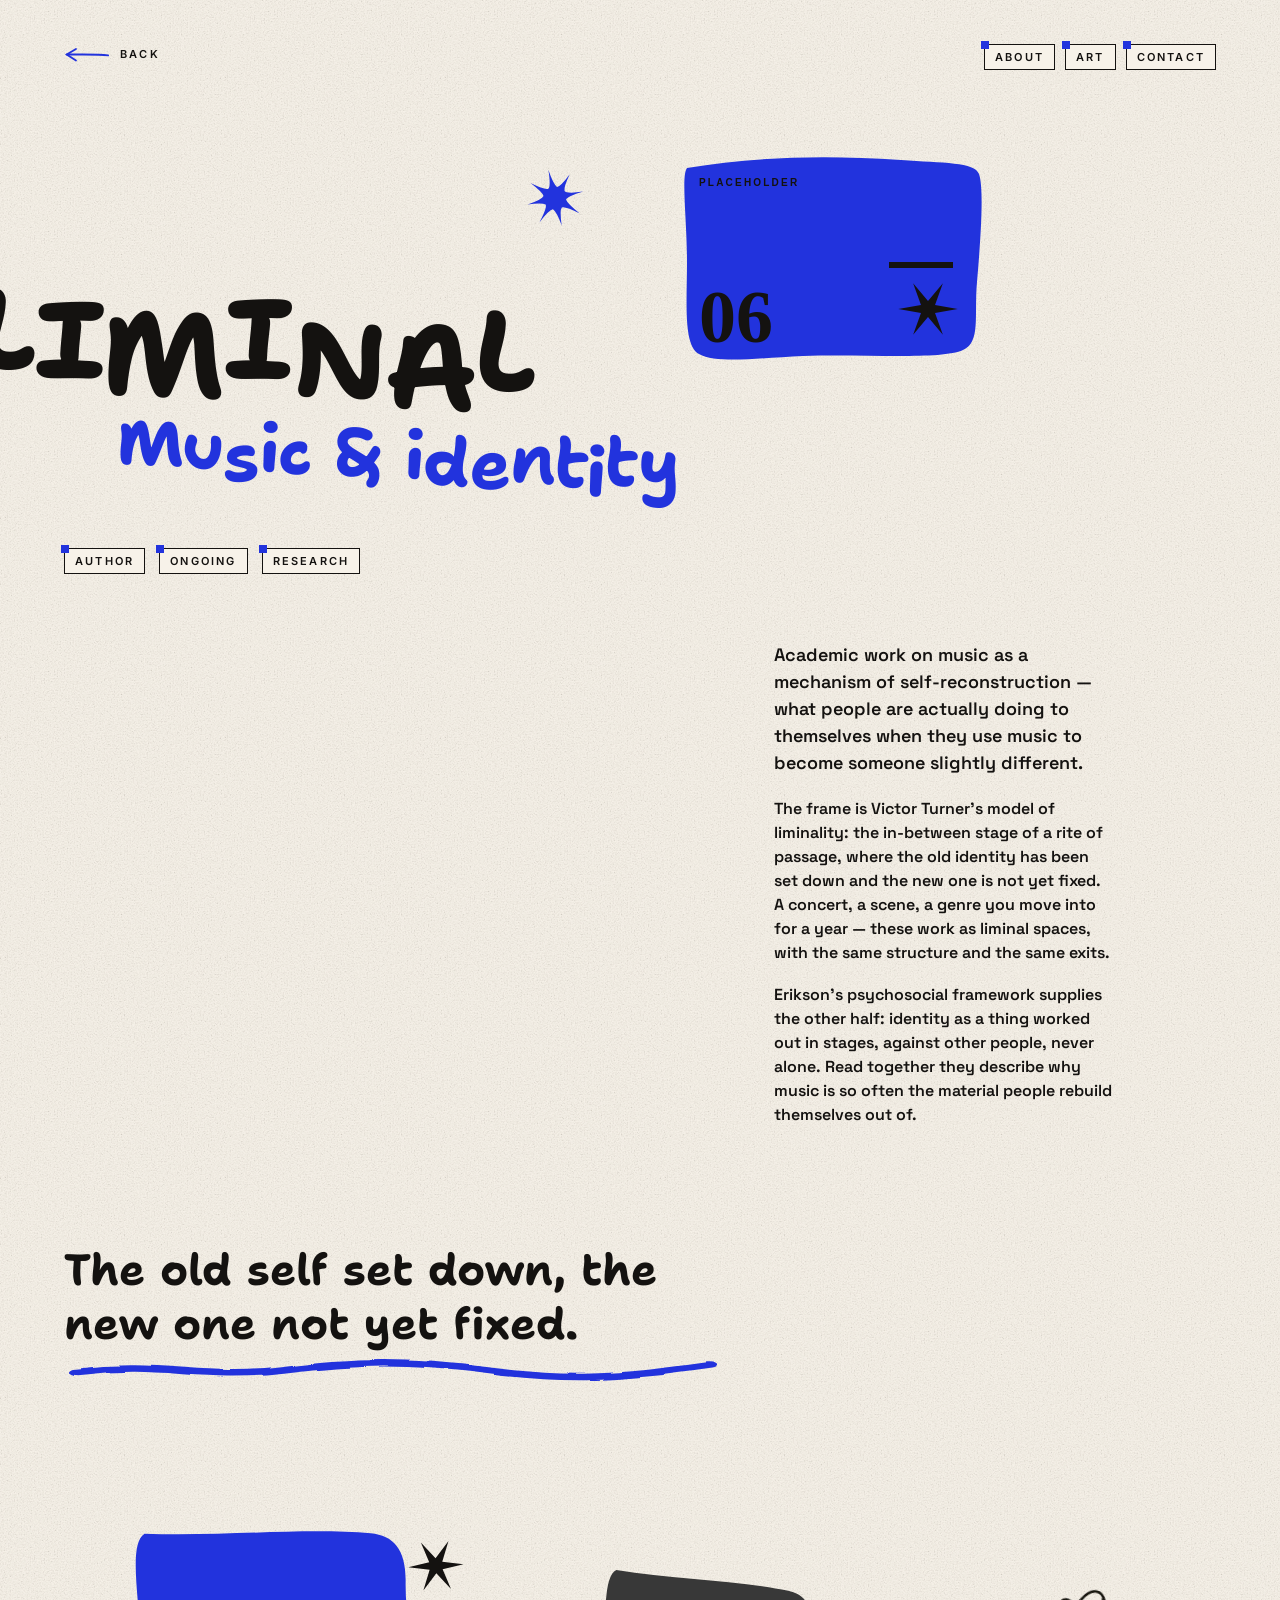
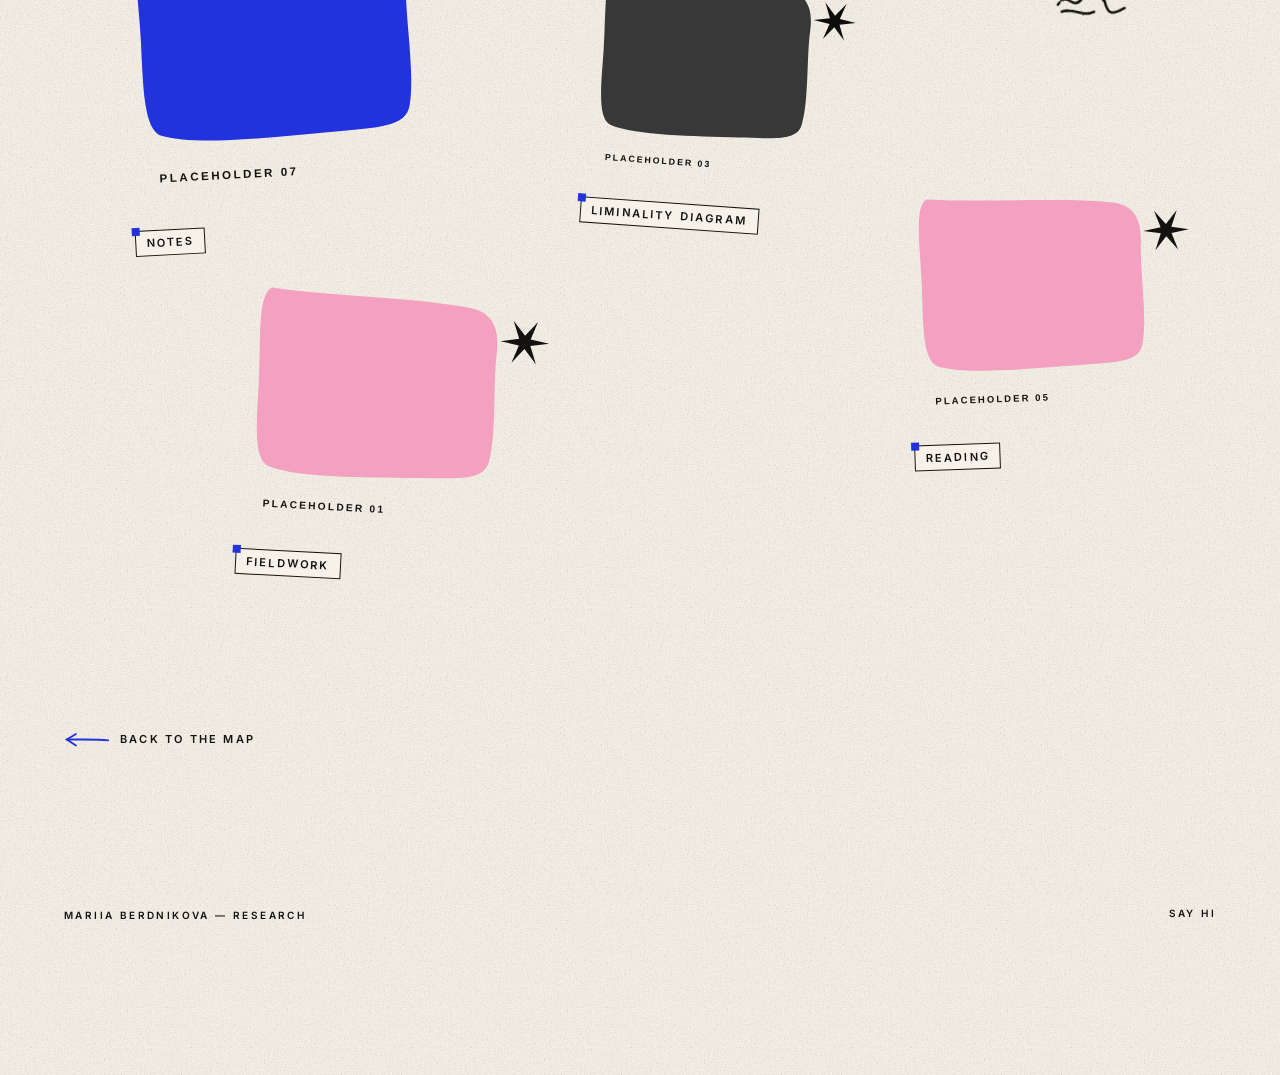
<file: projects/research.html>
<!DOCTYPE html>
<html lang="en" data-accent="blue">
<head>
<meta charset="utf-8">
<meta name="viewport" content="width=device-width, initial-scale=1">
<title>Research: music, identity & liminality — Mariia Berdnikova</title>
<meta name="description" content="Academic work on music as a mechanism of self-reconstruction, using Turner’s liminality model and Erikson’s psychosocial framework.">
<link rel="preconnect" href="https://fonts.googleapis.com">
<link rel="preconnect" href="https://fonts.gstatic.com" crossorigin>
<link href="https://fonts.googleapis.com/css2?family=Inter:wght@400..800&family=Rock+Salt&family=Shantell+Sans:BNCE,INFM,SPAC,wght@-100..100,0..100,0..100,300..800&family=Space+Grotesk:wght@400..700&display=swap" rel="stylesheet">
<link rel="icon" href="../assets/img/favicon.svg" type="image/svg+xml">
<link rel="stylesheet" href="../assets/css/site.css?v=4">
<script>document.documentElement.classList.add('js');</script>
</head>

<body>
<script src="../assets/js/sprite.js?v=4"></script>
<a class="skip-link" href="#main">Skip to content</a>

<div class="page">

  <header class="page-head">
    <p class="label" data-reveal><a class="back-link scribble" href="../index.html"><svg viewBox="0 0 100 40" class="deco" aria-hidden="true" focusable="false"><use href="#arrow"/></svg>Back</a></p>
    <nav class="site-nav" aria-label="Primary" data-reveal>
      <a class="label label-box" href="../about.html">About</a>
      <a class="label label-box" href="../art.html">Art</a>
      <a class="label label-box" href="../contact.html">Contact</a>
    </nav>
  </header>

  <main id="main">

    <div class="hero">
      <!-- TODO: replace with a real cut-out PNG (transparent bg, no frame). -->
      <div class="hero__photo" data-reveal>
        <img class="cutout" src="../assets/img/placeholder/thumb-research.svg" alt="" width="320" height="240">
      </div>

      <div class="hero__title">
        <h1 class="display display--tilt-r display--bleed-l" data-reveal>LIMINAL</h1>
        <p class="display display--sm display--accent display--tilt-r" style="margin-left:4vw" data-reveal>Music &amp; identity</p>
      </div>

      <ul class="label-row hero__meta" data-reveal>
        <li class="label label-box">Author</li>
        <li class="label label-box">Ongoing</li>
        <li class="label label-box">Research</li>
      </ul>

      <svg viewBox="0 0 100 100" class="deco deco--float" data-parallax="0.05" aria-hidden="true" focusable="false"
           style="--x:40%; --y:6%; --w:60px; --rot:-13deg"><use href="#star-8"/></svg>
    </div>

    <div class="prose prose--right body-col body-col--right" data-reveal>
      <p class="lede">Academic work on music as a mechanism of self-reconstruction — what people are actually doing to themselves when they use music to become someone slightly different.</p>
      <p>The frame is Victor Turner’s model of liminality: the in-between stage of a rite of passage, where the old identity has been set down and the new one is not yet fixed. A concert, a scene, a genre you move into for a year — these work as liminal spaces, with the same structure and the same exits.</p>
      <p>Erikson’s psychosocial framework supplies the other half: identity as a thing worked out in stages, against other people, never alone. Read together they describe why music is so often the material people rebuild themselves out of. <!-- TODO: link the paper or an abstract when it can be shared. --></p>
    </div>

    <div class="pull-quote" data-reveal>
      <p>The old self set down, the new one not yet fixed.</p>
      <svg class="deco deco--underline" viewBox="0 0 200 20" preserveAspectRatio="none" aria-hidden="true" focusable="false"><use href="#underline"/></svg>
    </div>

    <!-- ===================================================================
         IMAGE SET — collage, not a grid.
         TODO: replace each <img> and rewrite its caption. Vary --w, nudge
         --rot, and overlap neighbours by giving them close --x / --y.
         Under 860px these stop being absolute and stack.
         =================================================================== -->
    <div class="collage">
      <figure class="collage__item" data-reveal style="--x:2%; --y:0%; --w:34%; --rot:-3deg; --z:2">
        <!-- TODO: replace -->
        <img class="cutout" src="../assets/img/placeholder/slot-7.svg" alt="" width="340" height="260">
        <figcaption class="label label-box">Notes</figcaption>
      </figure>

      <figure class="collage__item" data-reveal style="--x:42%; --y:8%; --w:26%; --rot:4deg; --z:3">
        <!-- TODO: replace -->
        <img class="cutout cutout--bw" src="../assets/img/placeholder/slot-3.svg" alt="" width="340" height="260">
        <figcaption class="label label-box">Liminality diagram</figcaption>
      </figure>

      <figure class="collage__item" data-reveal style="--x:70%; --y:38%; --w:28%; --rot:-2deg; --z:1">
        <!-- TODO: replace -->
        <img class="cutout" src="../assets/img/placeholder/slot-5.svg" alt="" width="340" height="260">
        <figcaption class="label label-box">Reading</figcaption>
      </figure>

      <figure class="collage__item" data-reveal style="--x:12%; --y:52%; --w:30%; --rot:3deg; --z:4">
        <!-- TODO: replace -->
        <img class="cutout" src="../assets/img/placeholder/slot-1.svg" alt="" width="340" height="260">
        <figcaption class="label label-box">Fieldwork</figcaption>
      </figure>


      <svg viewBox="0 0 120 60" class="deco deco--float deco--ink" data-parallax="0.04" aria-hidden="true" focusable="false"
           style="--x:86%; --y:12%; --w:74px; --rot:9deg"><use href="#scribble"/></svg>
    </div>

    <p class="label" data-reveal><a class="back-link scribble" href="../index.html"><svg viewBox="0 0 100 40" class="deco" aria-hidden="true" focusable="false"><use href="#arrow"/></svg>Back to the map</a></p>

  </main>

  <footer class="site-foot">
    <p class="label label--sm">Mariia Berdnikova — research</p>
    <p class="label label--sm"><a class="scribble" href="../contact.html">Say hi</a></p>
  </footer>

</div>

<script src="../assets/js/site.js?v=4"></script>
</body>
</html>
</file>
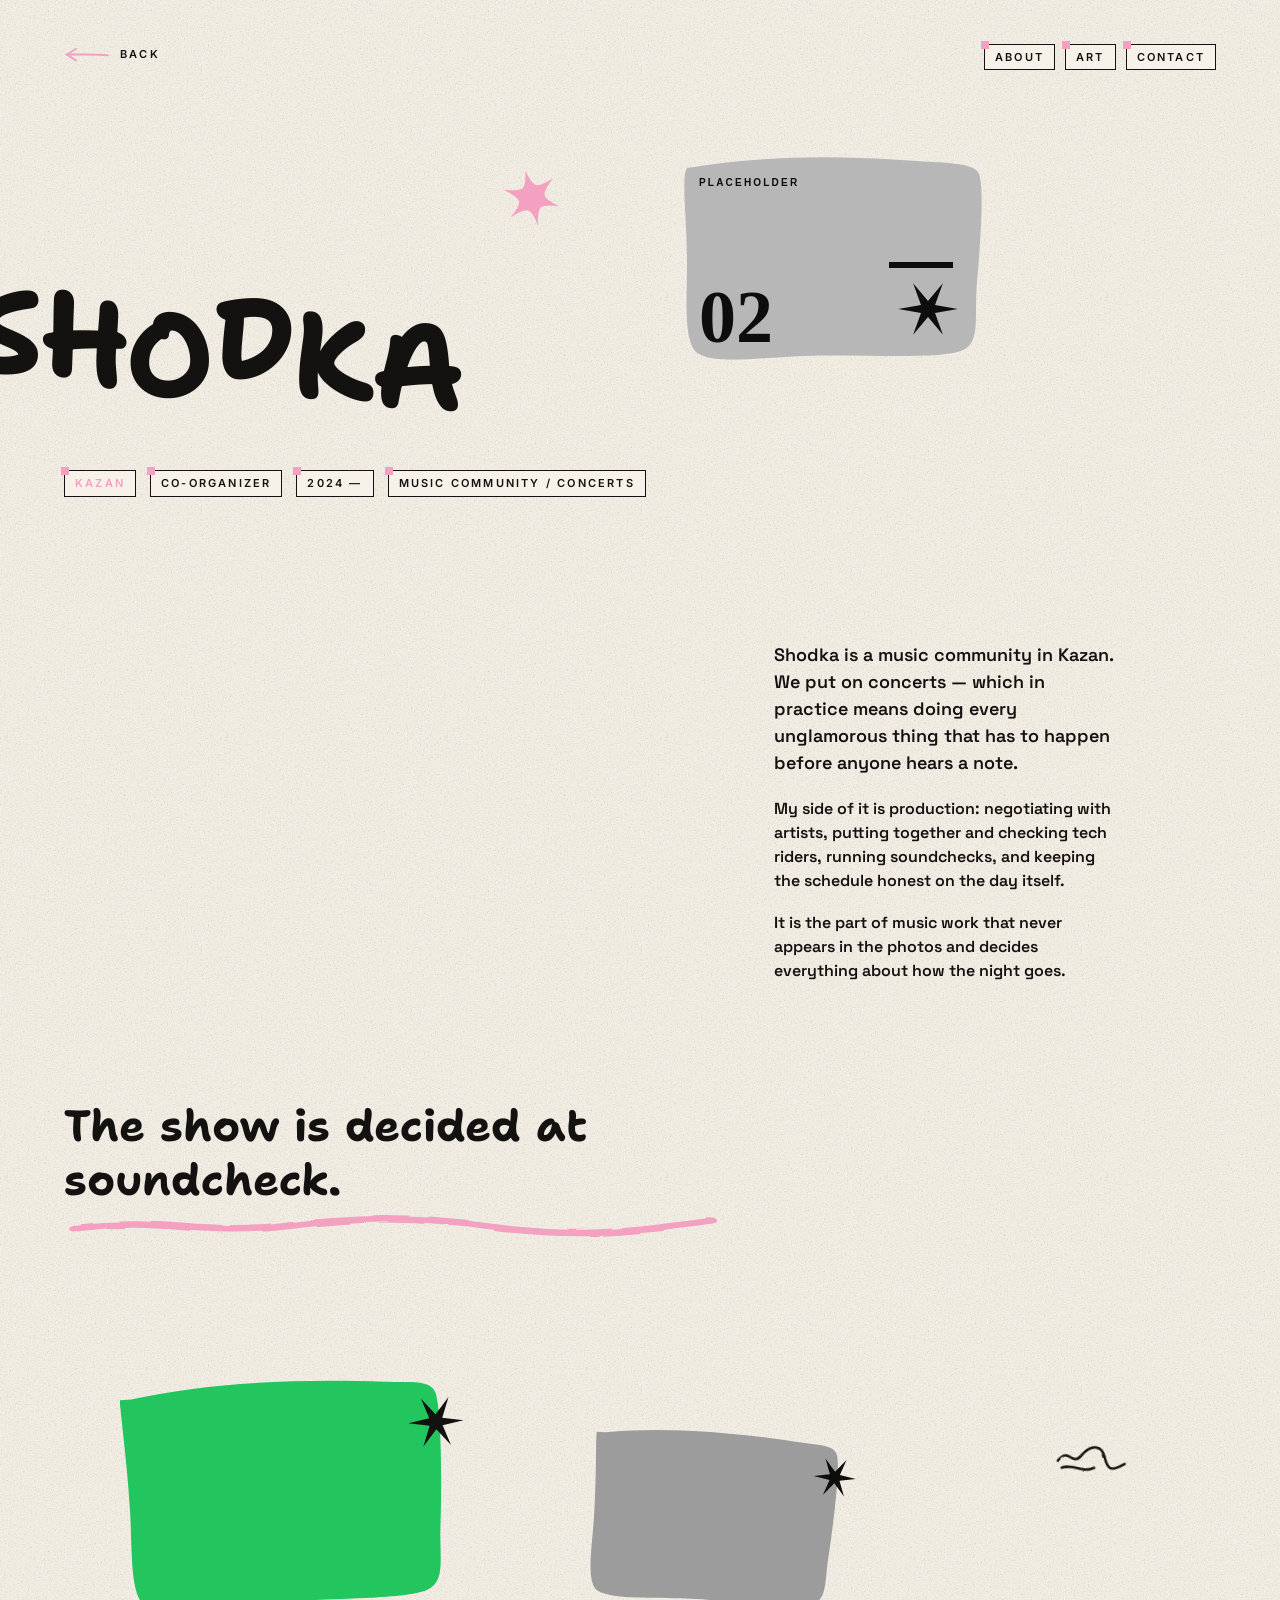
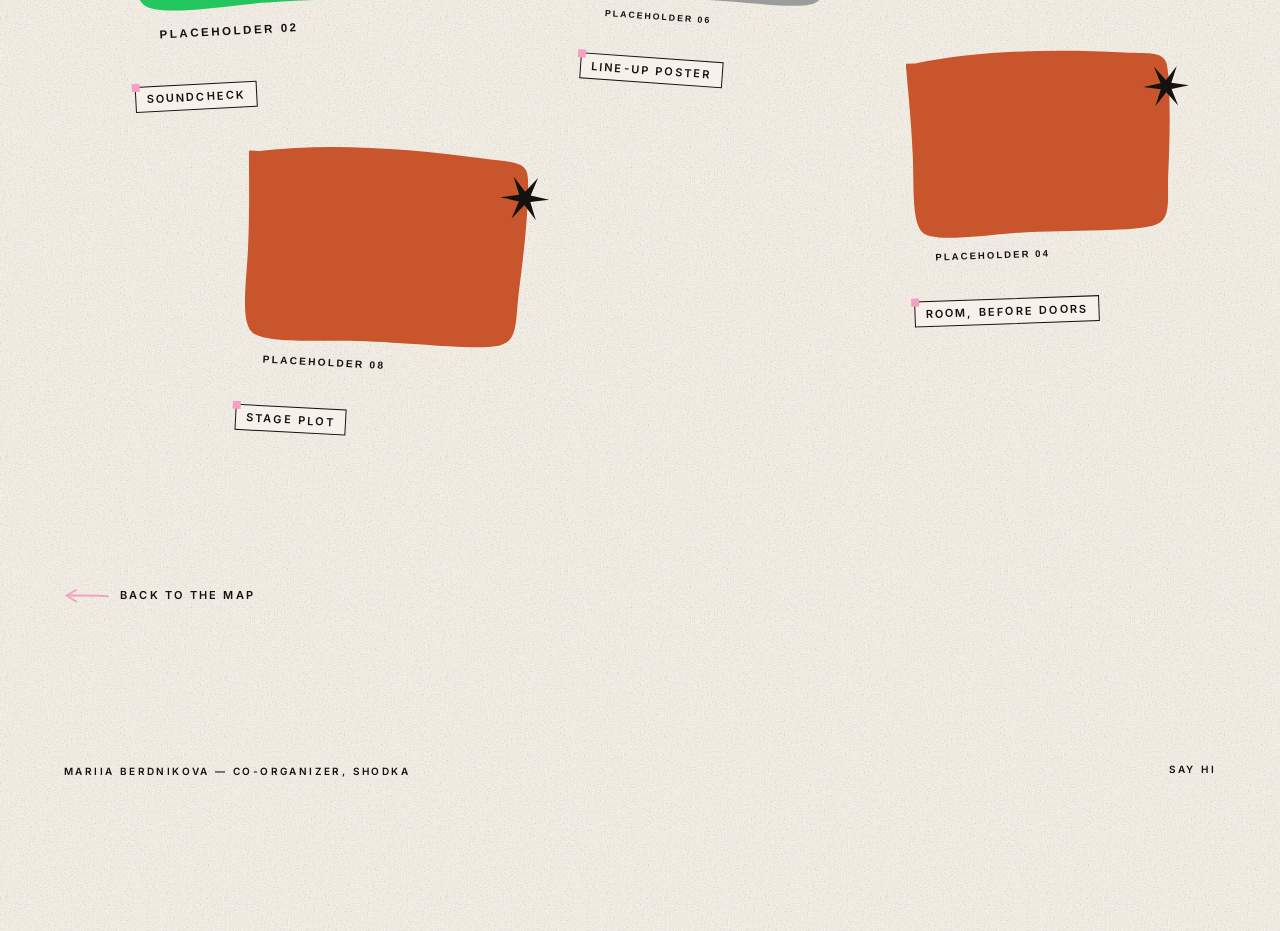
<file: projects/shodka.html>
<!DOCTYPE html>
<html lang="en" data-accent="pink">
<head>
<meta charset="utf-8">
<meta name="viewport" content="width=device-width, initial-scale=1">
<title>Shodka — Mariia Berdnikova</title>
<meta name="description" content="Shodka — a music community in Kazan. Co-organizer: concert production, artist negotiation, tech riders, soundchecks.">
<link rel="preconnect" href="https://fonts.googleapis.com">
<link rel="preconnect" href="https://fonts.gstatic.com" crossorigin>
<link href="https://fonts.googleapis.com/css2?family=Inter:wght@400..800&family=Rock+Salt&family=Shantell+Sans:BNCE,INFM,SPAC,wght@-100..100,0..100,0..100,300..800&family=Space+Grotesk:wght@400..700&display=swap" rel="stylesheet">
<link rel="icon" href="../assets/img/favicon.svg" type="image/svg+xml">
<link rel="stylesheet" href="../assets/css/site.css?v=4">
<script>document.documentElement.classList.add('js');</script>
</head>

<body>
<script src="../assets/js/sprite.js?v=4"></script>
<a class="skip-link" href="#main">Skip to content</a>

<div class="page">

  <header class="page-head">
    <p class="label" data-reveal><a class="back-link scribble" href="../index.html"><svg viewBox="0 0 100 40" class="deco" aria-hidden="true" focusable="false"><use href="#arrow"/></svg>Back</a></p>
    <nav class="site-nav" aria-label="Primary" data-reveal>
      <a class="label label-box" href="../about.html">About</a>
      <a class="label label-box" href="../art.html">Art</a>
      <a class="label label-box" href="../contact.html">Contact</a>
    </nav>
  </header>

  <main id="main">

    <div class="hero">
      <!-- TODO: replace with a real cut-out PNG (transparent bg, no frame). -->
      <div class="hero__photo" data-reveal>
        <img class="cutout cutout--bw" src="../assets/img/placeholder/thumb-shodka.svg" alt="" width="320" height="240">
      </div>

      <div class="hero__title">
        <h1 class="display display--tilt-r display--bleed-l" data-reveal>SHODKA</h1>
      </div>

      <ul class="label-row hero__meta" data-reveal>
        <li class="label label-box label--accent">Kazan</li>
        <li class="label label-box">Co-organizer</li>
        <li class="label label-box">2024 —</li>
        <li class="label label-box">Music community / concerts</li>
      </ul>

      <svg viewBox="0 0 100 100" class="deco deco--float" data-parallax="0.05" aria-hidden="true" focusable="false"
           style="--x:38%; --y:6%; --w:60px; --rot:-13deg"><use href="#star-6"/></svg>
    </div>

    <div class="prose prose--right body-col body-col--right" data-reveal>
      <p class="lede">Shodka is a music community in Kazan. We put on concerts — which in practice means doing every unglamorous thing that has to happen before anyone hears a note.</p>
      <p>My side of it is production: negotiating with artists, putting together and checking tech riders, running soundchecks, and keeping the schedule honest on the day itself.</p>
      <p>It is the part of music work that never appears in the photos and decides everything about how the night goes. <!-- TODO: add venue names, line-ups and dates. --></p>
    </div>

    <div class="pull-quote" data-reveal>
      <p>The show is decided at soundcheck.</p>
      <svg class="deco deco--underline" viewBox="0 0 200 20" preserveAspectRatio="none" aria-hidden="true" focusable="false"><use href="#underline"/></svg>
    </div>

    <!-- ===================================================================
         IMAGE SET — collage, not a grid.
         TODO: replace each <img> and rewrite its caption. Vary --w, nudge
         --rot, and overlap neighbours by giving them close --x / --y.
         Under 860px these stop being absolute and stack.
         =================================================================== -->
    <div class="collage">
      <figure class="collage__item" data-reveal style="--x:2%; --y:0%; --w:34%; --rot:-3deg; --z:2">
        <!-- TODO: replace -->
        <img class="cutout" src="../assets/img/placeholder/slot-2.svg" alt="" width="340" height="260">
        <figcaption class="label label-box">Soundcheck</figcaption>
      </figure>

      <figure class="collage__item" data-reveal style="--x:42%; --y:8%; --w:26%; --rot:4deg; --z:3">
        <!-- TODO: replace -->
        <img class="cutout cutout--bw" src="../assets/img/placeholder/slot-6.svg" alt="" width="340" height="260">
        <figcaption class="label label-box">Line-up poster</figcaption>
      </figure>

      <figure class="collage__item" data-reveal style="--x:70%; --y:38%; --w:28%; --rot:-2deg; --z:1">
        <!-- TODO: replace -->
        <img class="cutout" src="../assets/img/placeholder/slot-4.svg" alt="" width="340" height="260">
        <figcaption class="label label-box">Room, before doors</figcaption>
      </figure>

      <figure class="collage__item" data-reveal style="--x:12%; --y:52%; --w:30%; --rot:3deg; --z:4">
        <!-- TODO: replace -->
        <img class="cutout" src="../assets/img/placeholder/slot-8.svg" alt="" width="340" height="260">
        <figcaption class="label label-box">Stage plot</figcaption>
      </figure>


      <svg viewBox="0 0 120 60" class="deco deco--float deco--ink" data-parallax="0.04" aria-hidden="true" focusable="false"
           style="--x:86%; --y:12%; --w:74px; --rot:9deg"><use href="#scribble"/></svg>
    </div>

    <p class="label" data-reveal><a class="back-link scribble" href="../index.html"><svg viewBox="0 0 100 40" class="deco" aria-hidden="true" focusable="false"><use href="#arrow"/></svg>Back to the map</a></p>

  </main>

  <footer class="site-foot">
    <p class="label label--sm">Mariia Berdnikova — co-organizer, Shodka</p>
    <p class="label label--sm"><a class="scribble" href="../contact.html">Say hi</a></p>
  </footer>

</div>

<script src="../assets/js/site.js?v=4"></script>
</body>
</html>
</file>
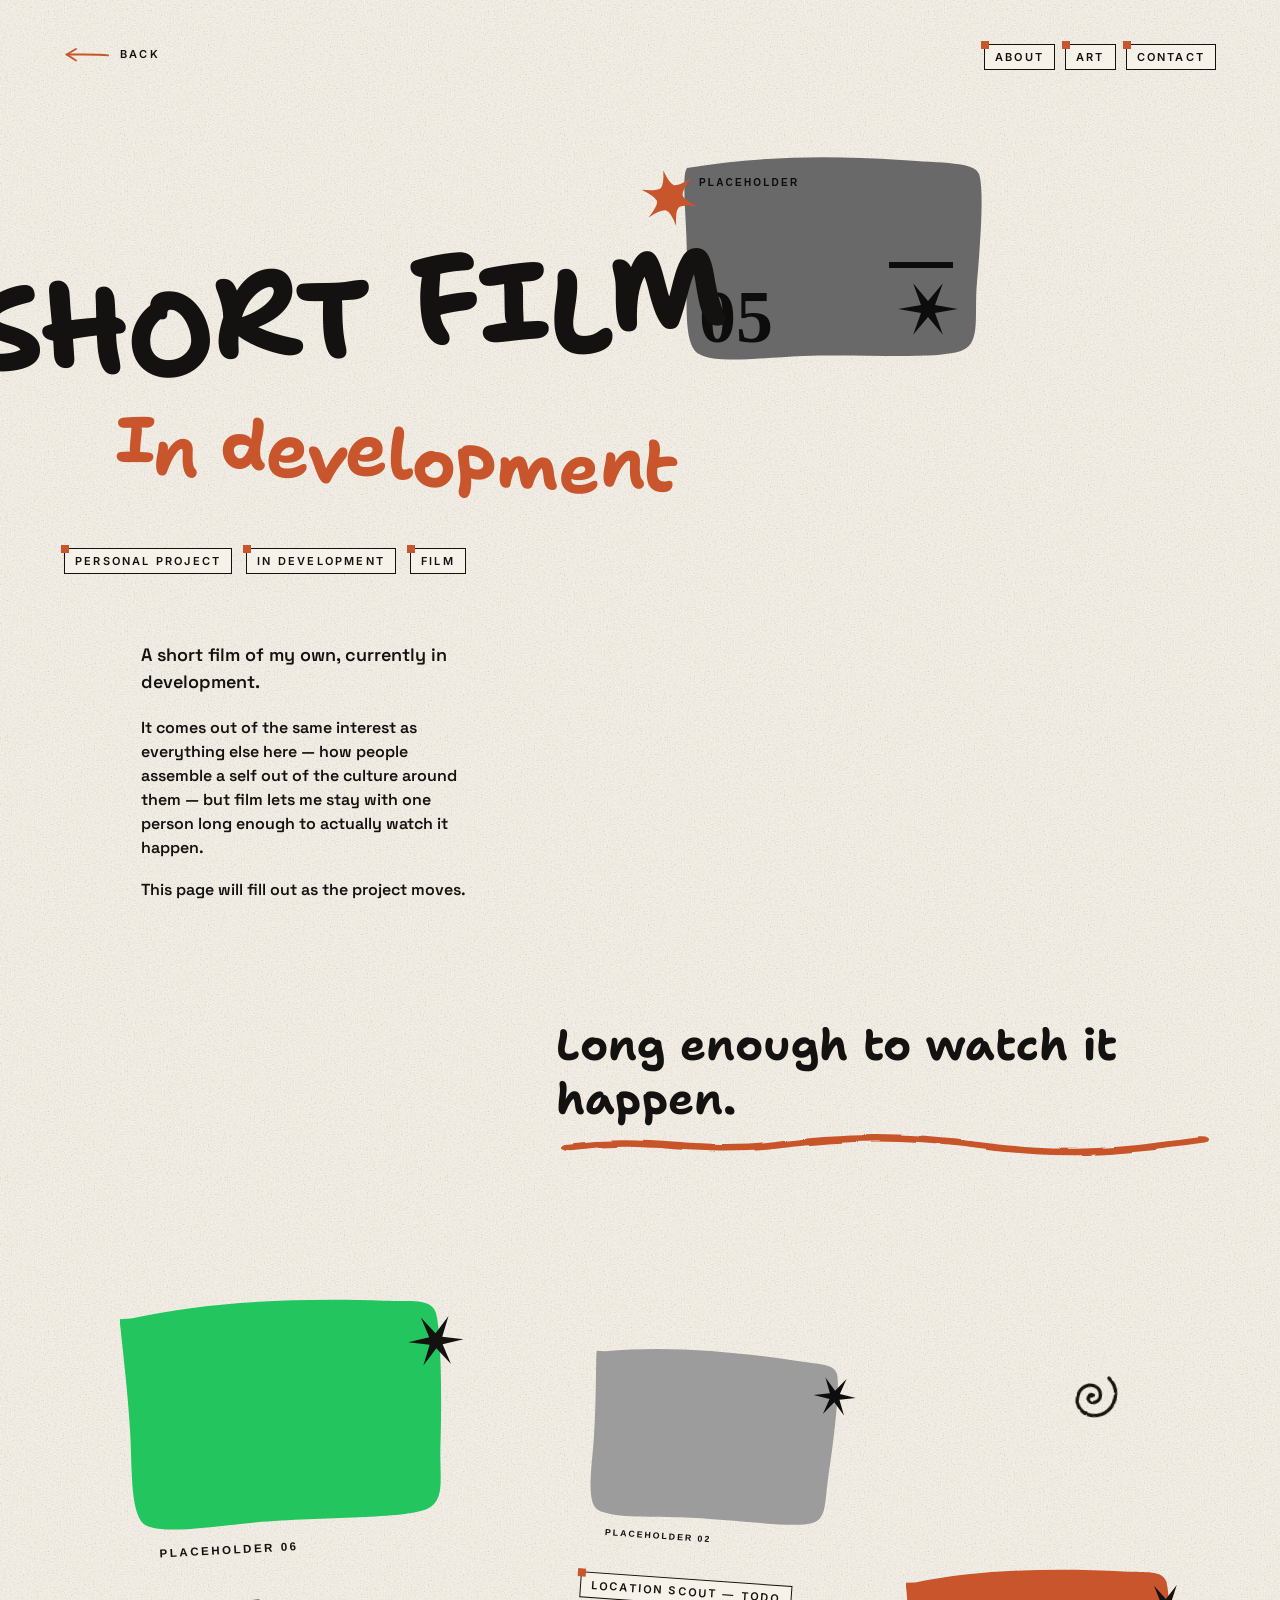
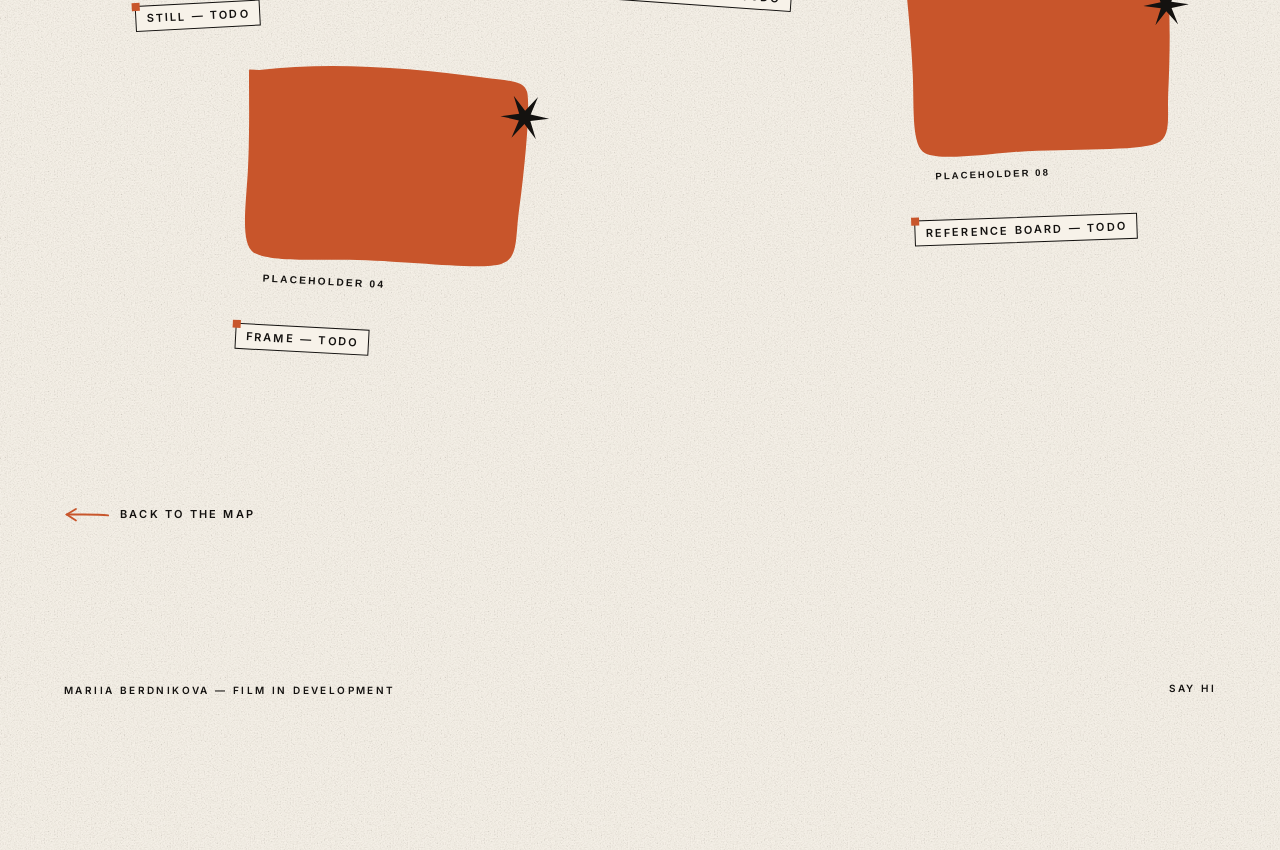
<file: projects/short-film.html>
<!DOCTYPE html>
<html lang="en" data-accent="rust">
<head>
<meta charset="utf-8">
<meta name="viewport" content="width=device-width, initial-scale=1">
<title>Short film — Mariia Berdnikova</title>
<meta name="description" content="A short film in development — a personal creative project by Mariia Berdnikova.">
<link rel="preconnect" href="https://fonts.googleapis.com">
<link rel="preconnect" href="https://fonts.gstatic.com" crossorigin>
<link href="https://fonts.googleapis.com/css2?family=Inter:wght@400..800&family=Rock+Salt&family=Shantell+Sans:BNCE,INFM,SPAC,wght@-100..100,0..100,0..100,300..800&family=Space+Grotesk:wght@400..700&display=swap" rel="stylesheet">
<link rel="icon" href="../assets/img/favicon.svg" type="image/svg+xml">
<link rel="stylesheet" href="../assets/css/site.css?v=4">
<script>document.documentElement.classList.add('js');</script>
</head>

<body>
<script src="../assets/js/sprite.js?v=4"></script>
<a class="skip-link" href="#main">Skip to content</a>

<div class="page">

  <header class="page-head">
    <p class="label" data-reveal><a class="back-link scribble" href="../index.html"><svg viewBox="0 0 100 40" class="deco" aria-hidden="true" focusable="false"><use href="#arrow"/></svg>Back</a></p>
    <nav class="site-nav" aria-label="Primary" data-reveal>
      <a class="label label-box" href="../about.html">About</a>
      <a class="label label-box" href="../art.html">Art</a>
      <a class="label label-box" href="../contact.html">Contact</a>
    </nav>
  </header>

  <main id="main">

    <div class="hero">
      <!-- TODO: replace with a real cut-out PNG (transparent bg, no frame). -->
      <div class="hero__photo" data-reveal>
        <img class="cutout cutout--bw" src="../assets/img/placeholder/thumb-film.svg" alt="" width="320" height="240">
      </div>

      <div class="hero__title">
        <h1 class="display display--tilt display--bleed-l" data-reveal>SHORT FILM</h1>
        <p class="display display--sm display--accent display--tilt-r" style="margin-left:4vw" data-reveal>In development</p>
      </div>

      <ul class="label-row hero__meta" data-reveal>
        <li class="label label-box">Personal project</li>
        <li class="label label-box">In development</li>
        <li class="label label-box">Film</li>
      </ul>

      <svg viewBox="0 0 100 100" class="deco deco--float" data-parallax="0.05" aria-hidden="true" focusable="false"
           style="--x:50%; --y:6%; --w:60px; --rot:-13deg"><use href="#star-6"/></svg>
    </div>

    <div class="prose prose--left body-col" data-reveal>
      <p class="lede">A short film of my own, currently in development.</p>
      <p>It comes out of the same interest as everything else here — how people assemble a self out of the culture around them — but film lets me stay with one person long enough to actually watch it happen.</p>
      <p><!-- TODO: replace this paragraph once the project is public: logline, your role (writer? director? producer?), status, collaborators, and a still or two. Until then keep this page deliberately short. -->This page will fill out as the project moves.</p>
    </div>

    <div class="pull-quote pull-quote--right" data-reveal>
      <p>Long enough to watch it happen.</p>
      <svg class="deco deco--underline" viewBox="0 0 200 20" preserveAspectRatio="none" aria-hidden="true" focusable="false"><use href="#underline"/></svg>
    </div>

    <!-- ===================================================================
         IMAGE SET — collage, not a grid.
         TODO: replace each <img> and rewrite its caption. Vary --w, nudge
         --rot, and overlap neighbours by giving them close --x / --y.
         Under 860px these stop being absolute and stack.
         =================================================================== -->
    <div class="collage">
      <figure class="collage__item" data-reveal style="--x:2%; --y:0%; --w:34%; --rot:-3deg; --z:2">
        <!-- TODO: replace -->
        <img class="cutout" src="../assets/img/placeholder/slot-6.svg" alt="" width="340" height="260">
        <figcaption class="label label-box">Still — TODO</figcaption>
      </figure>

      <figure class="collage__item" data-reveal style="--x:42%; --y:8%; --w:26%; --rot:4deg; --z:3">
        <!-- TODO: replace -->
        <img class="cutout cutout--bw" src="../assets/img/placeholder/slot-2.svg" alt="" width="340" height="260">
        <figcaption class="label label-box">Location scout — TODO</figcaption>
      </figure>

      <figure class="collage__item" data-reveal style="--x:70%; --y:38%; --w:28%; --rot:-2deg; --z:1">
        <!-- TODO: replace -->
        <img class="cutout" src="../assets/img/placeholder/slot-8.svg" alt="" width="340" height="260">
        <figcaption class="label label-box">Reference board — TODO</figcaption>
      </figure>

      <figure class="collage__item" data-reveal style="--x:12%; --y:52%; --w:30%; --rot:3deg; --z:4">
        <!-- TODO: replace -->
        <img class="cutout" src="../assets/img/placeholder/slot-4.svg" alt="" width="340" height="260">
        <figcaption class="label label-box">Frame — TODO</figcaption>
      </figure>


      <svg viewBox="0 0 100 100" class="deco deco--float deco--ink" data-parallax="0.04" aria-hidden="true" focusable="false"
           style="--x:86%; --y:12%; --w:74px; --rot:9deg"><use href="#spiral"/></svg>
    </div>

    <p class="label" data-reveal><a class="back-link scribble" href="../index.html"><svg viewBox="0 0 100 40" class="deco" aria-hidden="true" focusable="false"><use href="#arrow"/></svg>Back to the map</a></p>

  </main>

  <footer class="site-foot">
    <p class="label label--sm">Mariia Berdnikova — film in development</p>
    <p class="label label--sm"><a class="scribble" href="../contact.html">Say hi</a></p>
  </footer>

</div>

<script src="../assets/js/site.js?v=4"></script>
</body>
</html>
</file>
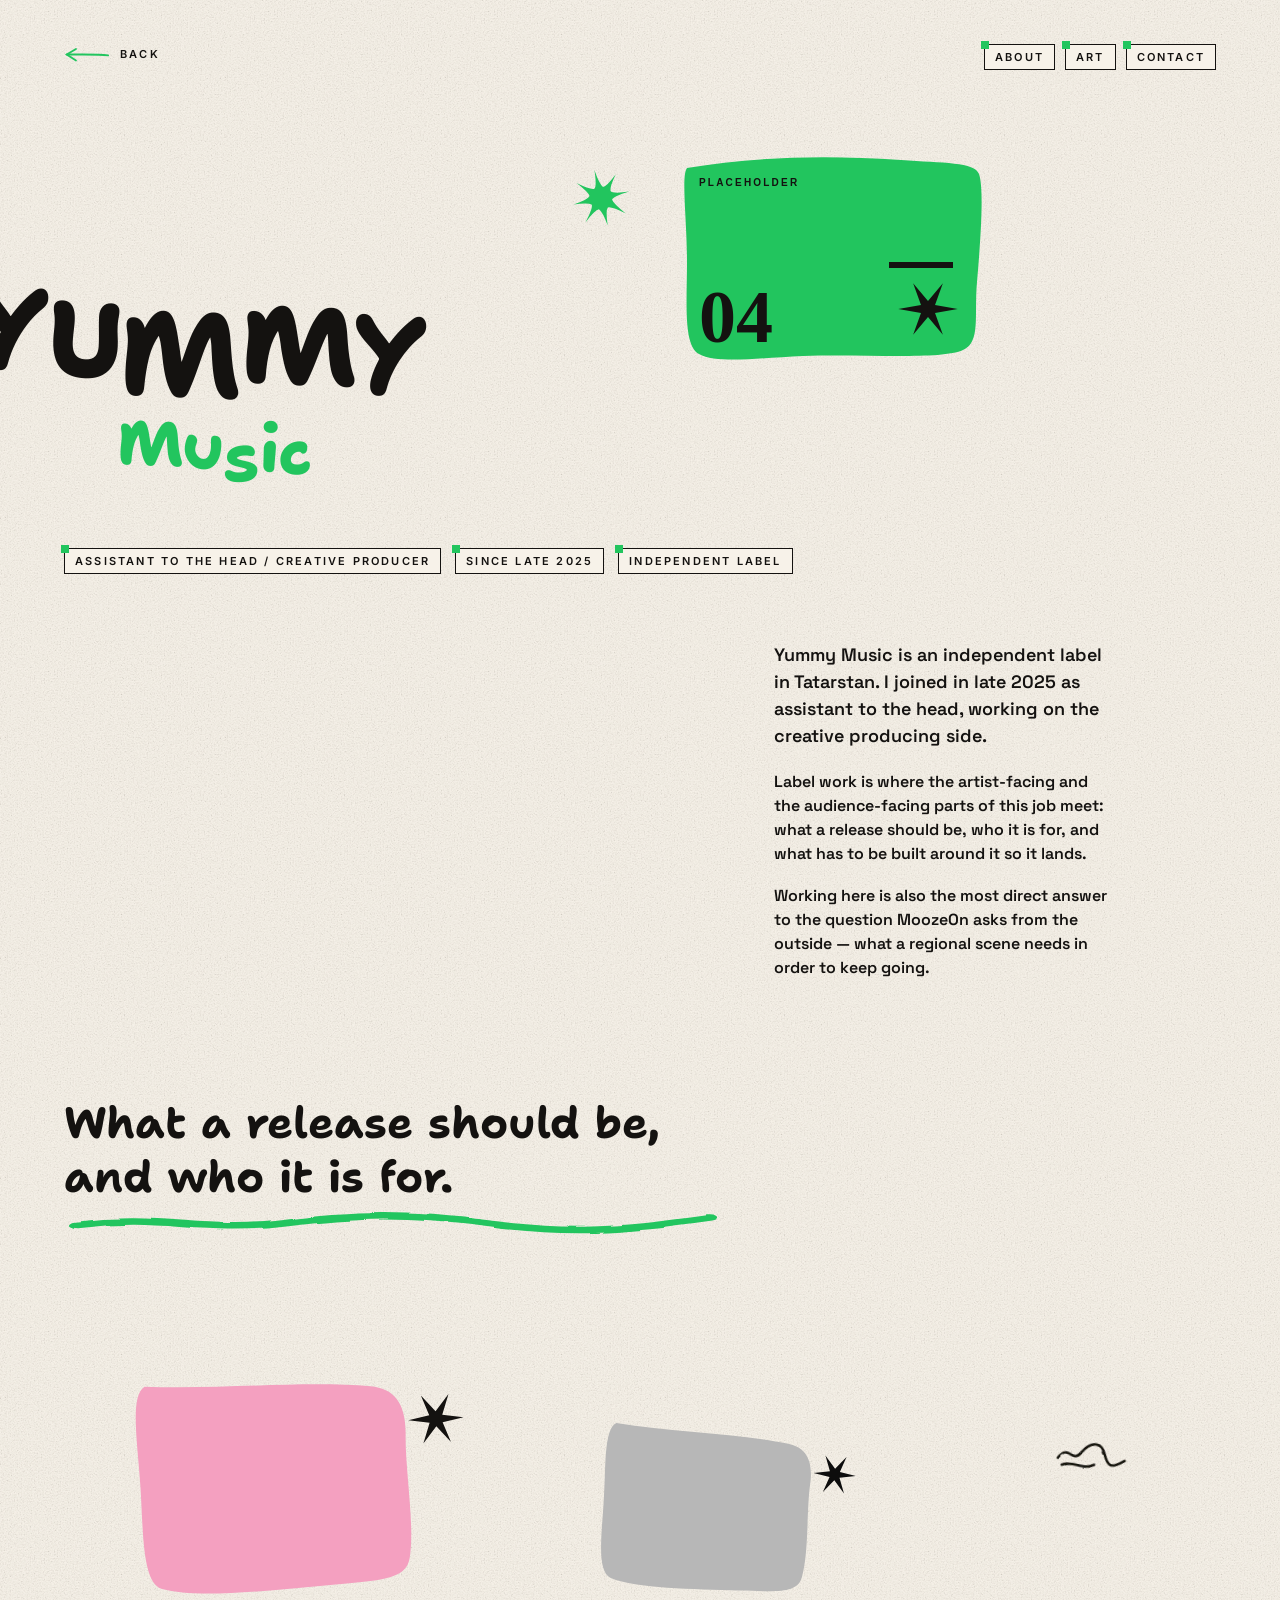
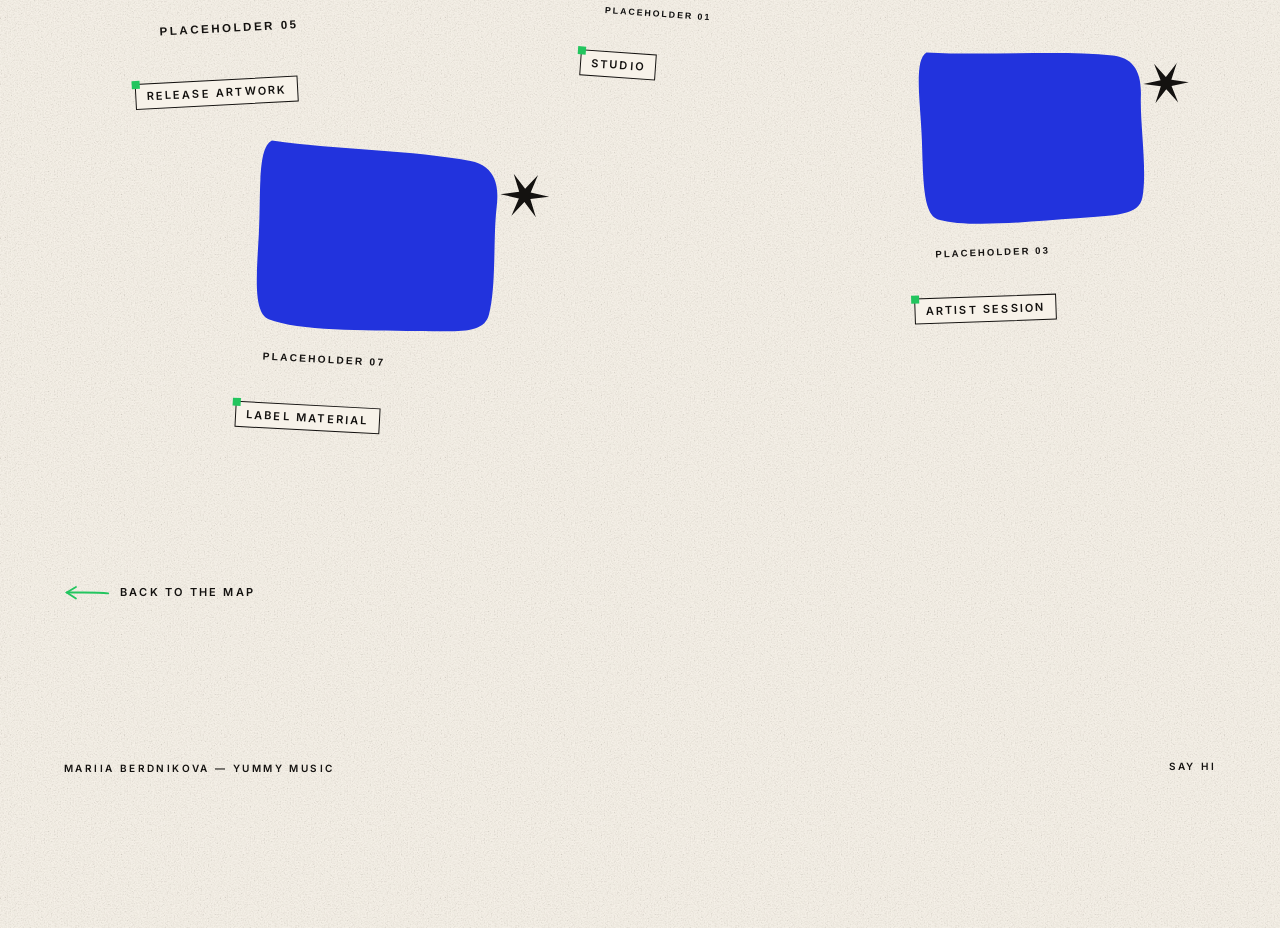
<file: projects/yummy-music.html>
<!DOCTYPE html>
<html lang="en" data-accent="green">
<head>
<meta charset="utf-8">
<meta name="viewport" content="width=device-width, initial-scale=1">
<title>Yummy Music — Mariia Berdnikova</title>
<meta name="description" content="Yummy Music — independent label in Tatarstan. Assistant to the head / creative producer since late 2025.">
<link rel="preconnect" href="https://fonts.googleapis.com">
<link rel="preconnect" href="https://fonts.gstatic.com" crossorigin>
<link href="https://fonts.googleapis.com/css2?family=Inter:wght@400..800&family=Rock+Salt&family=Shantell+Sans:BNCE,INFM,SPAC,wght@-100..100,0..100,0..100,300..800&family=Space+Grotesk:wght@400..700&display=swap" rel="stylesheet">
<link rel="icon" href="../assets/img/favicon.svg" type="image/svg+xml">
<link rel="stylesheet" href="../assets/css/site.css?v=4">
<script>document.documentElement.classList.add('js');</script>
</head>

<body>
<script src="../assets/js/sprite.js?v=4"></script>
<a class="skip-link" href="#main">Skip to content</a>

<div class="page">

  <header class="page-head">
    <p class="label" data-reveal><a class="back-link scribble" href="../index.html"><svg viewBox="0 0 100 40" class="deco" aria-hidden="true" focusable="false"><use href="#arrow"/></svg>Back</a></p>
    <nav class="site-nav" aria-label="Primary" data-reveal>
      <a class="label label-box" href="../about.html">About</a>
      <a class="label label-box" href="../art.html">Art</a>
      <a class="label label-box" href="../contact.html">Contact</a>
    </nav>
  </header>

  <main id="main">

    <div class="hero">
      <!-- TODO: replace with a real cut-out PNG (transparent bg, no frame). -->
      <div class="hero__photo" data-reveal>
        <img class="cutout" src="../assets/img/placeholder/thumb-yummy.svg" alt="" width="320" height="240">
      </div>

      <div class="hero__title">
        <h1 class="display display--tilt-r display--bleed-l" data-reveal>YUMMY</h1>
        <p class="display display--sm display--accent display--tilt-r" style="margin-left:4vw" data-reveal>Music</p>
      </div>

      <ul class="label-row hero__meta" data-reveal>
        <li class="label label-box">Assistant to the head / creative producer</li>
        <li class="label label-box">Since late 2025</li>
        <li class="label label-box">Independent label</li>
      </ul>

      <svg viewBox="0 0 100 100" class="deco deco--float" data-parallax="0.05" aria-hidden="true" focusable="false"
           style="--x:44%; --y:6%; --w:60px; --rot:-13deg"><use href="#star-8"/></svg>
    </div>

    <div class="prose prose--right body-col body-col--right" data-reveal>
      <p class="lede">Yummy Music is an independent label in Tatarstan. I joined in late 2025 as assistant to the head, working on the creative producing side.</p>
      <p>Label work is where the artist-facing and the audience-facing parts of this job meet: what a release should be, who it is for, and what has to be built around it so it lands.</p>
      <p>Working here is also the most direct answer to the question MoozeOn asks from the outside — what a regional scene needs in order to keep going. <!-- TODO: add releases and artists you can name. --></p>
    </div>

    <div class="pull-quote" data-reveal>
      <p>What a release should be, and who it is for.</p>
      <svg class="deco deco--underline" viewBox="0 0 200 20" preserveAspectRatio="none" aria-hidden="true" focusable="false"><use href="#underline"/></svg>
    </div>

    <!-- ===================================================================
         IMAGE SET — collage, not a grid.
         TODO: replace each <img> and rewrite its caption. Vary --w, nudge
         --rot, and overlap neighbours by giving them close --x / --y.
         Under 860px these stop being absolute and stack.
         =================================================================== -->
    <div class="collage">
      <figure class="collage__item" data-reveal style="--x:2%; --y:0%; --w:34%; --rot:-3deg; --z:2">
        <!-- TODO: replace -->
        <img class="cutout" src="../assets/img/placeholder/slot-5.svg" alt="" width="340" height="260">
        <figcaption class="label label-box">Release artwork</figcaption>
      </figure>

      <figure class="collage__item" data-reveal style="--x:42%; --y:8%; --w:26%; --rot:4deg; --z:3">
        <!-- TODO: replace -->
        <img class="cutout cutout--bw" src="../assets/img/placeholder/slot-1.svg" alt="" width="340" height="260">
        <figcaption class="label label-box">Studio</figcaption>
      </figure>

      <figure class="collage__item" data-reveal style="--x:70%; --y:38%; --w:28%; --rot:-2deg; --z:1">
        <!-- TODO: replace -->
        <img class="cutout" src="../assets/img/placeholder/slot-3.svg" alt="" width="340" height="260">
        <figcaption class="label label-box">Artist session</figcaption>
      </figure>

      <figure class="collage__item" data-reveal style="--x:12%; --y:52%; --w:30%; --rot:3deg; --z:4">
        <!-- TODO: replace -->
        <img class="cutout" src="../assets/img/placeholder/slot-7.svg" alt="" width="340" height="260">
        <figcaption class="label label-box">Label material</figcaption>
      </figure>


      <svg viewBox="0 0 120 60" class="deco deco--float deco--ink" data-parallax="0.04" aria-hidden="true" focusable="false"
           style="--x:86%; --y:12%; --w:74px; --rot:9deg"><use href="#scribble"/></svg>
    </div>

    <p class="label" data-reveal><a class="back-link scribble" href="../index.html"><svg viewBox="0 0 100 40" class="deco" aria-hidden="true" focusable="false"><use href="#arrow"/></svg>Back to the map</a></p>

  </main>

  <footer class="site-foot">
    <p class="label label--sm">Mariia Berdnikova — Yummy Music</p>
    <p class="label label--sm"><a class="scribble" href="../contact.html">Say hi</a></p>
  </footer>

</div>

<script src="../assets/js/site.js?v=4"></script>
</body>
</html>
</file>
<file: assets/css/site.css>
/* ==========================================================================
   Mariia Berdnikova — portfolio
   Shared stylesheet. No build step: edit this file directly.

   Sections
     1. Tokens
     2. Reset & base
     3. Typography — DISPLAY / LABEL / BODY
     4. Decoration (SVG sprite pieces, cut-out photos)
     5. Links & buttons
     6. Site chrome (corners, nav, back link)
     7. index.html — thread map
     8. Project pages
     9. art.html
    10. contact.html
    11. Motion: entry stagger, reduced motion
   ========================================================================== */

/* -------------------------------------------------------------------------
   1. Tokens
   ---------------------------------------------------------------------- */

:root {
  --cream: #f7f2e9;
  --paper: url("data:image/svg+xml,%3Csvg%20xmlns='http://www.w3.org/2000/svg'%20width='220'%20height='220'%3E%3Cfilter%20id='p'%20x='0'%20y='0'%20width='100%25'%20height='100%25'%3E%3CfeTurbulence%20type='fractalNoise'%20baseFrequency='0.7'%20numOctaves='5'%20stitchTiles='stitch'%20seed='11'/%3E%3CfeColorMatrix%20type='matrix'%20values='0%200%200%200%200.09%200%200%200%200%200.08%200%200%200%200%200.06%200.34%200.33%200.33%200%200'/%3E%3CfeComponentTransfer%3E%3CfeFuncA%20type='gamma'%20exponent='3.4'%20amplitude='0.5'%20offset='0'/%3E%3C/feComponentTransfer%3E%3C/filter%3E%3Crect%20width='220'%20height='220'%20filter='url%28%23p%29'/%3E%3C/svg%3E");
  --ink: #141210;
  --ink-soft: #141210;

  /* The four loud accents. One per page, never mixed, never tinted. */
  --pink: #f4a0c0;
  --green: #22c55e;
  --blue: #2233dd;
  --rust: #c8552b;

  /* Default accent; every page overrides it with data-accent on <html>. */
  --accent: var(--pink);

  /* Three type voices, named once so they can be swapped in one place.
     The site is written in Latin throughout — the projects are called
     MoozeOn and Shodka rather than their Russian names — so the display
     face needs no Cyrillic and carries no fallback for it. */
  --font-display: 'Shantell Sans', 'Permanent Marker', cursive;
  /* Shantell Sans is variable: these two axes are its handwriting. BNCE is
     how far the letters bounce off the baseline, INFM how informal the
     shapes are. POSITIVE bounce is the quirky direction — letters sit at
     different heights. Negative flattens them onto one line, which is the
     even, tidy setting we do not want. Each role gets its own: a scrawled
     aside can bounce further than a title without becoming hard to read. */
  --axes-display: 'BNCE' 80, 'INFM' 70, 'SPAC' 0;
  --axes-scrawl: 'BNCE' 100, 'INFM' 90, 'SPAC' 0;
  --axes-title: 'BNCE' 75, 'INFM' 55;
  /* Rock Salt is kept for one job only: the 01/02/03 on the work index. */
  --font-numeral: 'Rock Salt', 'Permanent Marker', cursive;
  --font-label: 'Inter', system-ui, sans-serif;
  --font-body: 'Space Grotesk', 'Inter', system-ui, sans-serif;

  --ease: cubic-bezier(0.2, 0.9, 0.25, 1);
  --gutter: clamp(18px, 5vw, 64px);
}

[data-accent='pink']  { --accent: var(--pink); }
[data-accent='green'] { --accent: var(--green); }
[data-accent='blue']  { --accent: var(--blue); }
[data-accent='rust']  { --accent: var(--rust); }

/* -------------------------------------------------------------------------
   2. Reset & base
   ---------------------------------------------------------------------- */

*,
*::before,
*::after { box-sizing: border-box; }

html {
  -webkit-text-size-adjust: 100%;
  scroll-behavior: smooth;
}

body {
  margin: 0;
  /* Warm cream, carrying a fine paper fibre. The grain is generated (a
     seamlessly tiling feTurbulence, no image to download) and sits at a low
     enough alpha that the cream still reads as cream. */
  background-color: var(--cream);
  background-image: var(--paper);
  background-repeat: repeat;
  background-size: 220px 220px;
  color: var(--ink);
  font-family: var(--font-body);
  font-size: 16px;
  font-weight: 600;
  line-height: 1.5;
  overflow-x: clip;
}

img,
svg { display: block; max-width: 100%; }
/* Images keep width/height attributes (so the layout does not jump while they
   load) — this stops the height attribute from squashing them. */
img { height: auto; }

::selection {
  background: var(--accent);
  color: var(--cream);
}

.page {
  position: relative;
  min-height: 100vh;
  padding: clamp(20px, 4vw, 44px) var(--gutter) clamp(64px, 12vw, 160px);
  overflow-x: clip;
}

.skip-link {
  position: absolute;
  left: -9999px;
  top: 0;
  z-index: 100;
  background: var(--ink);
  color: var(--cream);
  padding: 10px 16px;
}
.skip-link:focus { left: 8px; top: 8px; }

/* -------------------------------------------------------------------------
   3. Typography — three voices, always all three
   ---------------------------------------------------------------------- */

/* (1) DISPLAY — oversized hand lettering used as a graphic object. */
.display {
  font-family: var(--font-display);
  font-variation-settings: var(--axes-display);
  font-weight: 700;
  font-size: clamp(38px, 9.5vw, 150px);
  line-height: 1.12;
  letter-spacing: -0.02em;
  margin: 0;
  /* It is allowed to cross photos and run off the edge of the viewport. */
  position: relative;
  z-index: 3;
  pointer-events: none;
}

.display--accent { color: var(--accent); }
.display--tilt   { transform: rotate(-3.5deg); transform-origin: left center; }
.display--tilt-r { transform: rotate(2.5deg);  transform-origin: left center; }

/* Runs off the left / right edge of the page on purpose. */
.display--bleed-l { margin-left: calc(var(--gutter) * -1 - 2vw); }
.display--bleed-r { margin-right: calc(var(--gutter) * -1 - 6vw); }

.display--sm { font-size: clamp(28px, 5.4vw, 78px); }

/* (2) LABEL — tiny uppercase sans. Never near display size. */
.label {
  font-family: var(--font-label);
  font-size: 11px;
  font-weight: 600;
  line-height: 1.2;
  letter-spacing: 0.2em;
  text-transform: uppercase;
  margin: 0;
}

.label--sm { font-size: 10px; letter-spacing: 0.24em; }
.label--accent { color: var(--accent); }

/* Thin 1px box with a small solid square "pin" at its top-left corner. */
.label-box {
  display: inline-block;
  position: relative;
  border: 1px solid var(--ink);
  background: var(--cream);
  padding: 6px 10px 5px;
}
.label-box::before {
  content: '';
  position: absolute;
  left: -4px;
  top: -4px;
  width: 8px;
  height: 8px;
  background: var(--accent);
}

.label-row {
  display: flex;
  flex-wrap: wrap;
  gap: 10px 14px;
  align-items: center;
  margin: 0;
  padding: 0;
  list-style: none;
}

/* (3) BODY — narrow columns, never full-width paragraphs. */
.body-col {
  max-width: 34ch;
  font-size: 16px;
  font-weight: 600;
  line-height: 1.5;
}
.body-col p { margin: 0 0 1.15em; }
.body-col p:last-child { margin-bottom: 0; }

.body-col--right { margin-left: auto; }

.lede { font-size: 18px; }

/* Pull quote: display type with a scribble underline. */
.pull-quote {
  position: relative;
  margin: clamp(48px, 9vw, 120px) 0;
  /* Wide enough that the quote breaks into 2-3 lines rather than a column
     of single words; the scribble underline spans this width. */
  max-width: min(660px, 66%);
}
.pull-quote--right { margin-left: auto; }
.pull-quote p {
  font-family: var(--font-display);
  font-weight: 700;
  font-size: clamp(22px, 3.4vw, 50px);
  line-height: 1.25;
  margin: 0;
}
.pull-quote .deco--underline {
  width: 100%;
  height: 26px;
  margin-top: 4px;
  color: var(--accent);
}

/* -------------------------------------------------------------------------
   4. Decoration & photos
   ---------------------------------------------------------------------- */

.deco {
  color: var(--accent);
  pointer-events: none;
  overflow: visible;
}

/* Scattered, absolutely placed decoration. Set --x/--y/--w/--rot inline.
   --py is driven by the scroll parallax in site.js. */
.deco--float {
  position: absolute;
  left: var(--x, 50%);
  top: var(--y, 50%);
  width: var(--w, 60px);
  height: auto;
  transform: translateY(var(--py, 0px)) rotate(var(--rot, 0deg));
  z-index: 1;
}

.deco--ink { color: var(--ink); }

/* Cut-out photos: flat on the cream. No frame, no shadow, no radius. */
.cutout {
  display: block;
  border: 0;
  border-radius: 0;
  box-shadow: none;
  background: none;
  transition: transform 0.18s var(--ease);
}
.cutout--bw { filter: grayscale(1) contrast(1.05); }

.photo-stack {
  position: relative;
  z-index: 2;
}

/* -------------------------------------------------------------------------
   5. Links
   ---------------------------------------------------------------------- */

a {
  color: inherit;
  text-decoration: none;
}

/* Hover draws a scribbled underline in the page accent (SVG injected by JS). */
.scribble {
  position: relative;
  display: inline-block;
  padding-bottom: 2px;
}
.scribble > .scribble-line {
  position: absolute;
  left: -2%;
  bottom: -0.45em;
  width: 104%;
  height: 0.5em;
  color: var(--accent);
  overflow: visible;
}
.scribble > .scribble-line path {
  stroke-dasharray: var(--len, 300);
  stroke-dashoffset: var(--len, 300);
  transition: stroke-dashoffset 0.28s var(--ease);
}
.scribble:hover > .scribble-line path,
.scribble:focus-visible > .scribble-line path { stroke-dashoffset: 0; }

a:focus-visible,
button:focus-visible,
.node:focus-visible {
  outline: 2px solid var(--accent);
  outline-offset: 4px;
}

/* Back link with a hand-drawn arrow. */
.back-link {
  display: inline-flex;
  align-items: center;
  gap: 10px;
}
.back-link .deco {
  width: 46px;
  height: 22px;
  color: var(--accent);
  transform: scaleX(-1);
  transition: transform 0.18s var(--ease);
}
.back-link:hover .deco { transform: scaleX(-1) translateX(-6px); }

/* -------------------------------------------------------------------------
   6. Site chrome
   ---------------------------------------------------------------------- */

.corner {
  position: absolute;
  z-index: 6;
}
.corner--tl { left: var(--gutter); top: clamp(20px, 4vw, 44px); }
.corner--tr { right: var(--gutter); top: clamp(20px, 4vw, 44px); text-align: right; }
.corner--bl { left: var(--gutter); bottom: clamp(20px, 4vw, 44px); }
.corner--br { right: var(--gutter); bottom: clamp(20px, 4vw, 44px); text-align: right; }

.site-nav {
  display: flex;
  flex-wrap: wrap;
  gap: 8px 10px;
  justify-content: flex-end;
}

.page-head {
  display: flex;
  flex-wrap: wrap;
  gap: 16px 24px;
  align-items: flex-start;
  justify-content: space-between;
  position: relative;
  z-index: 6;
}

.site-foot {
  position: relative;
  z-index: 4;
  margin-top: clamp(64px, 12vw, 160px);
  display: flex;
  flex-wrap: wrap;
  gap: 16px 24px;
  justify-content: space-between;
  align-items: flex-end;
}

/* -------------------------------------------------------------------------
   7. index.html — the thread map
   ---------------------------------------------------------------------- */

.map {
  position: relative;
  /* The stage is a 1000 x 700 coordinate space; nodes are placed in % of it. */
  aspect-ratio: 1000 / 700;
  min-height: 560px;
  margin: clamp(24px, 5vw, 56px) 0 0;
}

.map__threads {
  position: absolute;
  inset: 0;
  width: 100%;
  height: 100%;
  z-index: 1;
  overflow: visible;
}
.map__threads path {
  fill: none;
  stroke: var(--accent);
  stroke-width: 1;
  stroke-linecap: round;
  /* Keeps the thread hairline-thin however the stage is scaled. */
  vector-effect: non-scaling-stroke;
  transition: stroke-width 0.2s var(--ease), opacity 0.2s var(--ease);
}
.map.is-focused .map__threads path { opacity: 0.18; }
.map.is-focused .map__threads path.is-lit { opacity: 1; stroke-width: 3; }

.map__me {
  position: absolute;
  left: 58%;
  top: 6%;
  width: 34%;
  min-width: 220px;
  z-index: 2;
}
.map__me img { width: 100%; }

/* A project node: cut-out/thumbnail + a tiny label box beneath it. */
.node {
  position: absolute;
  left: var(--x);
  top: var(--y);
  width: var(--w, 140px);
  transform: translate(-50%, -50%) rotate(var(--rot, 0deg));
  z-index: 3;
  transition: transform 0.2s var(--ease);
}
.node img { width: 100%; }
.node .label-box { margin-top: 8px; }
.node:hover,
.node:focus-visible {
  transform: translate(-50%, -50%) rotate(calc(var(--rot, 0deg) + 2.5deg)) scale(1.06);
  z-index: 5;
}

.map__title {
  position: absolute;
  left: -2vw;
  bottom: -2%;
  z-index: 4;
  width: 110%;
}

/* Mobile fallback: a vertical stack of cards with short thread segments. */
.map-stack { display: none; }

.stack-card {
  display: block;
  position: relative;
  padding: 4px 0 0;
}
.stack-card img { width: 56%; }
.stack-card .label-box { margin-top: 10px; }

.stack-thread {
  display: block;
  width: 40px;
  height: 56px;
  margin: 10px 0 10px 18%;
  color: var(--accent);
}

/* -------------------------------------------------------------------------
   8. Project pages
   ---------------------------------------------------------------------- */

.hero {
  position: relative;
  margin-top: clamp(28px, 6vw, 72px);
  min-height: clamp(260px, 34vw, 470px);
}
.hero__photo {
  position: absolute;
  right: 2%;
  top: 0;
  width: min(46%, 520px);
  z-index: 1;
}
.hero__title {
  position: relative;
  z-index: 3;
  padding-top: clamp(40px, 10vw, 180px);
}
.hero__meta {
  position: relative;
  z-index: 4;
  /* Display type has a tight line-height, so tall glyphs and descenders
     overhang their box — this keeps them clear of the label row. */
  margin-top: clamp(34px, 5vw, 66px);
}

/* A portrait collage is much taller than a landscape cut-out, so its hero
   reserves more room and the prose below it still clears. */
.hero--tall { min-height: clamp(420px, 50vw, 700px); }

.hero__photo--collage {
  width: min(32%, 360px);
  /* Pulled in far enough that the display word crosses it, as on the
     project pages. */
  right: 23%;
}

.prose {
  position: relative;
  z-index: 2;
  margin-top: clamp(32px, 5vw, 72px);
}
/* Offset left or right — never centered, never full-width. */
.prose--left  { margin-left: clamp(0px, 6vw, 120px); }
.prose--right { margin-left: auto; margin-right: clamp(0px, 8vw, 160px); }

/* Collage: varied sizes, slight rotations, some overlapping. */
.collage {
  position: relative;
  margin: clamp(48px, 9vw, 130px) 0;
  min-height: clamp(360px, 56vw, 760px);
}
.collage__item {
  position: absolute;
  left: var(--x);
  top: var(--y);
  width: var(--w, 30%);
  transform: rotate(var(--rot, 0deg));
  z-index: var(--z, 1);
  transition: transform 0.18s var(--ease);
}
.collage__item:hover { transform: rotate(calc(var(--rot, 0deg) * -1 + 1deg)); }
.collage__item img { width: 100%; }
.collage__item figcaption { margin-top: 8px; }

/* -------------------------------------------------------------------------
   9. art.html
   ---------------------------------------------------------------------- */

.art-wall {
  position: relative;
  margin-top: clamp(32px, 7vw, 90px);
  min-height: clamp(700px, 100vw, 1180px);
}
.art-slot {
  position: absolute;
  left: var(--x);
  top: var(--y);
  width: var(--w, 26%);
  transform: rotate(var(--rot, 0deg));
  z-index: var(--z, 1);
  transition: transform 0.18s var(--ease);
}
.art-slot:hover { transform: rotate(calc(var(--rot, 0deg) + 2deg)); }
.art-slot img { width: 100%; }
.art-slot figcaption { margin-top: 8px; }

/* -------------------------------------------------------------------------
   10. contact.html
   ---------------------------------------------------------------------- */

.contact {
  position: relative;
  min-height: 62vh;
  display: flex;
  flex-direction: column;
  justify-content: center;
  padding-top: clamp(40px, 10vw, 120px);
}
.contact__list {
  list-style: none;
  margin: clamp(24px, 4vw, 48px) 0 0;
  padding: 0;
  display: grid;
  gap: 14px;
  max-width: 34ch;
}
.contact__list a {
  font-family: var(--font-body);
  font-size: 18px;
  font-weight: 600;
}

/* -------------------------------------------------------------------------
   11. Motion
   ---------------------------------------------------------------------- */

/* Page entry: quick and confident, ~300ms of stagger in total.
   Scoped to .js (set by a one-line inline script in each page's <head>) so
   that with JavaScript off nothing is ever left hidden.

   This uses the independent `translate` property rather than `transform`,
   so elements that carry their own transform — the wordmark's offset, a
   rotated caption, a collage item's tilt — keep it while they animate. */
.js [data-reveal] {
  opacity: 0;
  translate: 0 14px;
}
.is-ready [data-reveal] {
  opacity: 1;
  translate: 0 0;
  transition: opacity 0.26s var(--ease), translate 0.26s var(--ease);
  transition-delay: var(--delay, 0ms);
}

/* Threads draw themselves in (JS sets --len from the real path length). */
.js .map__threads path[data-thread] {
  stroke-dasharray: var(--len, 1200);
  stroke-dashoffset: var(--len, 1200);
}
.is-ready .map__threads path[data-thread] {
  stroke-dashoffset: 0;
  transition: stroke-dashoffset 0.9s var(--ease), stroke-width 0.2s var(--ease),
    opacity 0.2s var(--ease);
  transition-delay: var(--delay, 0ms);
}

@media (prefers-reduced-motion: reduce) {
  html { scroll-behavior: auto; }
  .js [data-reveal] { opacity: 1; translate: none; }
  .js .map__threads path[data-thread] { stroke-dashoffset: 0; }
  .is-ready [data-reveal],
  .is-ready .map__threads path[data-thread] { transition: none; }
  .cutout,
  .node,
  .collage__item,
  .art-slot,
  .back-link .deco { transition: none; }
  .scribble > .scribble-line path { transition: none; stroke-dashoffset: 0; }
}

/* -------------------------------------------------------------------------
   Responsive
   ---------------------------------------------------------------------- */

@media (max-width: 860px) {
  /* The thread map degrades to a vertical stack of project cards. */
  .map { display: none; }
  .map-stack { display: block; margin-top: clamp(24px, 6vw, 48px); }
  .map-stack__me { width: 62%; margin: 0 0 8px; }

  .hero { min-height: 0; }
  .hero__photo { position: relative; right: auto; width: 72%; margin-bottom: -6vw; }
  .hero__title { padding-top: 0; }

  .prose--left,
  .prose--right { margin-left: 0; margin-right: 0; }
  .body-col--right { margin-left: 0; }

  /* Collage and art wall stop being absolute and stack, keeping rotations. */
  .collage,
  .art-wall { min-height: 0; display: grid; gap: clamp(28px, 7vw, 48px); }
  .collage__item,
  .art-slot {
    position: relative;
    left: auto;
    top: auto;
    width: min(88%, 460px);
  }
  .collage__item:nth-child(even),
  .art-slot:nth-child(even) { margin-left: auto; }

  .corner--bl,
  .corner--br { position: static; text-align: left; }
  .site-foot { margin-top: clamp(48px, 12vw, 90px); }
}

@media (max-width: 520px) {
  .display { font-size: clamp(52px, 19vw, 120px); }
  /* Must come after .display above, or the second line overflows the screen. */
  .display--sm { font-size: clamp(30px, 10vw, 64px); }
  .site-nav { justify-content: flex-start; }
  .page-head { gap: 12px; }
}

/* =========================================================================
   12. HERO (index.html)

   One full screen: Mariia's collage intro film, handwritten asides, and
   tiny labels pinned to the corners. Nothing else.
   ========================================================================= */

.hero-stage {
  position: relative;
  min-height: 100vh;
  min-height: 100svh;
  display: grid;
  place-items: center;
  overflow: hidden;
  padding: 0;
}

/* --- the film ---------------------------------------------------------- */

/* Sits flat on the cream like the photographs: no frame, no shadow, no
   rounded corner. */
.hero-video {
  position: relative;
  z-index: 2;
  margin: 0;
  width: min(86vw, 1180px);
  /* Reserve the space before the file arrives so nothing jumps on load. */
  aspect-ratio: 16 / 9;
  max-height: 68vh;
}
.hero-video video {
  display: block;
  width: 100%;
  height: 100%;
  object-fit: contain;
  background: var(--cream);
}

/* Pause control. Hidden until site.js confirms it can drive the video, so it
   never appears as a dead button. It stays visible rather than waiting for a
   hover: it is the only way to stop the film, and anyone who asked for
   reduced motion needs to be able to find Play. */
.video-toggle {
  position: absolute;
  right: 10px;
  bottom: 10px;
  z-index: 6;
  cursor: pointer;
  font-family: var(--font-label);
}
.video-toggle[hidden] { display: none; }

.hero-scroll { position: absolute; z-index: 6; bottom: 4.5vh; left: 50%;
               transform: translateX(-50%); }

/* --- handwritten greeting ---------------------------------------------- */

/* Sits below the film, at the head of the project list, where handwriting
   can lie straight on the cream and needs no backing to stay readable. */
.scrawl-note {
  margin: 0 0 clamp(26px, 4vw, 52px);
}

.scrawl {
  margin: 0;
  font-family: var(--font-display);
  font-variation-settings: var(--axes-scrawl);
  font-weight: 400;
  line-height: 1.18;
  color: var(--ink);
  font-size: clamp(21px, 2.9vw, 46px);
}
/* Second line set a little smaller and stepped in, the way the sentence
   would actually be written by hand. */
.scrawl--second {
  font-size: clamp(18px, 2.4vw, 38px);
  margin-left: 1.4em;
}

/* --- corner labels ----------------------------------------------------- */

.hero-corner {
  position: absolute;
  z-index: 4;
  bottom: 4.5vh;
}
.hero-corner--bl { left: 4vw; }
.hero-corner--br { right: 4vw; text-align: right; }

.hero-nav {
  position: absolute;
  z-index: 5;
  top: 4.5vh;
  left: 50%;
  transform: translateX(-50%);
  display: flex;
  gap: 8px;
}

/* =========================================================================
   13. WORK INDEX (below the hero)
   ========================================================================= */

.work-list {
  list-style: none;
  margin: clamp(28px, 5vw, 56px) 0 0;
  padding: 0;
  border-top: 1px solid var(--ink);
}
.work-list li { border-bottom: 1px solid var(--ink); }

.work-row {
  display: flex;
  flex-wrap: wrap;
  align-items: baseline;
  gap: 8px 20px;
  padding: clamp(12px, 1.8vw, 22px) 0;
  transition: padding-left 0.18s var(--ease), color 0.18s var(--ease);
}
.work-row:hover,
.work-row:focus-visible { padding-left: 18px; color: var(--accent); }

.work-row__name {
  font-family: var(--font-display);
  font-variation-settings: var(--axes-title);
  font-weight: 700;
  font-size: clamp(34px, 5.2vw, 78px);
  line-height: 0.95;
  flex: 1 1 auto;
}
.work-row__meta { flex: 0 0 auto; }
.work-row__no {
  color: var(--accent);
  /* The one place Rock Salt survives — it is doing numerals, not titles.
     It sets much larger than Shantell at the same size, so it is stepped
     down to sit level with the titles beside it. */
  font-family: var(--font-numeral);
  font-variation-settings: normal;
  font-size: 0.62em;
  letter-spacing: 0.01em;
  margin-right: 6px;
}

/* From laptop width up the film fills the whole first screen, edge to edge.
   Everything else that sits on it — nav, corner labels, the scroll cue, the
   pause control — is a cream label box, so it stays readable over any frame.
   The handwritten asides and the scattered decoration are ink drawn for a
   cream page; there is no cream left here, so they step aside and the film
   carries the screen on its own. */
@media (min-width: 861px) {
  .hero-video {
    position: absolute;
    inset: 0;
    z-index: 1;
    width: 100%;
    height: 100%;
    max-height: none;
    aspect-ratio: auto;
  }
  /* The film's closing card sets the handwritten name almost edge to edge,
     so it cannot survive being cropped horizontally: `contain` holds the
     full width and pays for it with two thin cream bands, which is why the
     corner labels sit in them. */
  .hero-video video { object-fit: contain; }

  .hero-stage .deco--float { display: none; }

  .hero-corner { bottom: 4.5vh; }
  .video-toggle { right: 4vw; bottom: auto; top: 4.5vh; }

}

/* Edge-to-edge full screen. The threshold is measured, not guessed: the
   handwritten name on the closing card leaves a 5.69% margin to the frame
   edge, and `cover` on a 16:10 screen crops 5.0% per side — inside it, with
   a little room. Every common laptop and desktop (16:10 and 16:9) is at or
   above this, so they fill completely. Squarer windows fall back to the
   fitted layout above rather than cutting letters off the name. */
@media (min-width: 861px) and (min-aspect-ratio: 8 / 5) {
  .hero-video video { object-fit: cover; }
}

/* On a narrow screen the hero stops being an absolutely-positioned collage
   and becomes an ordinary column: asides, film, labels. */
@media (max-width: 860px) {
  /* The film is 16:9, so on a tall phone screen it can never be more than a
     band across the middle. Forcing the hero to a full 100vh therefore just
     bought two big areas of empty cream — so the hero is only as tall as
     what is in it, and the greeting and project list come straight after,
     inside the first screen. */
  .hero-stage {
    display: flex;
    flex-direction: column;
    align-items: flex-start;
    justify-content: flex-start;
    min-height: 0;
    gap: 14px;
    padding: 2.6vh 5vw 3.4vh;
  }
  .hero-nav {
    position: static;
    transform: none;
    flex-wrap: wrap;
  }
  .scrawl { font-size: clamp(19px, 5.4vw, 30px); }
  .scrawl--second { font-size: clamp(16px, 4.6vw, 26px); margin-left: 0.9em; }

  /* Full width of the screen, not inset — the film is small enough on a
     phone without giving away margins to cream. */
  .hero-video {
    width: 100vw;
    margin: 0 0 0 -5vw;
    max-height: none;
    align-self: flex-start;
  }
  /* Touch has no hover, so the control stays visible. */
  .video-toggle { opacity: 1; }

  .hero-corner { position: static; }
  .hero-corner--br { text-align: left; }

  /* Scattered decoration has nowhere to sit on a phone; it just collides. */
  .hero-stage .deco--float { display: none; }

  /* The project list follows the film directly, so no cue is needed. */
  .hero-scroll { display: none; }
}

/* =========================================================================
   14. SCRAPBOOK (about.html)

   A pinned-up collage rather than a column: notes with torn edges, taped
   photographs at varied sizes and angles, and the cut-out collage as the
   anchor. Items are placed with --x / --y / --w / --rot inline, the same way
   the project collages are, and they stack into a single column on mobile.

   It borrows the *arrangement* of a scrapbook but not its finish: the ground
   stays flat cream, there is no aged paper, no sepia and no grain.
   ========================================================================= */

/* Held to a column and centred, the way the reference is a poster rather
   than a full-bleed page. */
.scrapbook {
  position: relative;
  max-width: 1180px;
  /* A fixed ratio, not a min-height: every piece on the stage is placed as a
     percentage, so the stage has to keep ONE shape or the vertical gaps
     between pieces close up as it narrows — which is what used to push the
     stars and hearts onto the photographs between 861px and 1180px. */
  aspect-ratio: 1180 / 1650;
  /* auto on the inline axis, or the stage sits left instead of centred —
     and this must come after any margin shorthand, not before it. */
  margin: clamp(24px, 4vw, 48px) auto 0;
}

/* --- notes: a block of cream with torn top and bottom edges ------------- */

/* Lighter than the page, or the torn edge is invisible — cream on cream
   reads as a plain block of text and the tear does nothing. */
.note {
  background: #fffdf7;
  padding: clamp(18px, 2vw, 30px) clamp(16px, 1.8vw, 26px);
  clip-path: polygon(0.0% 0.43%, 3.8% 0.98%, 7.7% 0.67%, 11.5% 1.09%, 15.4% 1.13%, 19.2% 0.12%, 23.1% 0.02%, 26.9% 1.51%, 30.8% 0.47%, 34.6% 0.42%, 38.5% 1.79%, 42.3% 0.85%, 46.2% 1.51%, 50.0% 0.86%, 53.8% 1.15%, 57.7% 0.27%, 61.5% 1.14%, 65.4% 1.56%, 69.2% 0.94%, 73.1% 1.33%, 76.9% 1.21%, 80.8% 0.12%, 84.6% 1.36%, 88.5% 1.06%, 92.3% 0.54%, 96.2% 0.06%, 100.0% 1.56%, 100.0% 99.15%, 96.2% 98.71%, 92.3% 98.42%, 88.5% 98.71%, 84.6% 98.34%, 80.8% 99.29%, 76.9% 98.56%, 73.1% 99.2%, 69.2% 98.32%, 65.4% 98.42%, 61.5% 99.82%, 57.7% 99.76%, 53.8% 99.61%, 50.0% 98.26%, 46.2% 99.21%, 42.3% 98.87%, 38.5% 99.46%, 34.6% 99.09%, 30.8% 99.31%, 26.9% 99.37%, 23.1% 98.95%, 19.2% 98.95%, 15.4% 98.37%, 11.5% 98.77%, 7.7% 98.33%, 3.8% 98.46%, 0.0% 98.22%);
}
/* A second tear, so two notes side by side do not repeat the same edge. */
.note--b {
  clip-path: polygon(0.0% 0.58%, 3.8% 0.27%, 7.7% 1.17%, 11.5% 0.13%, 15.4% 0.96%, 19.2% 0.66%, 23.1% 0.1%, 26.9% 0.91%, 30.8% 0.07%, 34.6% 0.78%, 38.5% 0.13%, 42.3% 0.16%, 46.2% 0.76%, 50.0% 1.49%, 53.8% 0.22%, 57.7% 0.4%, 61.5% 1.13%, 65.4% 1.71%, 69.2% 1.04%, 73.1% 0.71%, 76.9% 1.76%, 80.8% 0.08%, 84.6% 1.55%, 88.5% 0.52%, 92.3% 0.26%, 96.2% 0.21%, 100.0% 0.56%, 100.0% 98.53%, 96.2% 99.67%, 92.3% 98.95%, 88.5% 98.85%, 84.6% 99.33%, 80.8% 99.01%, 76.9% 99.89%, 73.1% 99.89%, 69.2% 99.63%, 65.4% 98.78%, 61.5% 99.23%, 57.7% 99.43%, 53.8% 98.95%, 50.0% 99.18%, 46.2% 99.46%, 42.3% 98.57%, 38.5% 98.74%, 34.6% 99.56%, 30.8% 98.97%, 26.9% 99.05%, 23.1% 98.42%, 19.2% 98.69%, 15.4% 99.48%, 11.5% 98.24%, 7.7% 99.79%, 3.8% 99.25%, 0.0% 98.64%);
}

.note p { margin: 0 0 0.9em; font-size: clamp(14px, 1.05vw, 16px); }
.note p:last-child { margin-bottom: 0; }

.note__list { list-style: none; margin: 0; padding: 0; }
.note__list li {
  font-family: var(--font-body);
  font-weight: 600;
  font-size: clamp(14px, 1.05vw, 16px);
  line-height: 1.4;
  padding: 0.42em 0;
  border-bottom: 1px solid var(--ink);
}
.note__list li:last-child { border-bottom: 0; }

/* --- photographs, held on with a strip of tape ------------------------- */

/* A photographic panel: no tape, no caption, just the picture — used for
   the enlarged duotone, which bleeds off the edges of the page. */
.panel { margin: 0; }
.panel img { display: block; width: 100%; }

/* A heading with a scribbled rule under it. Same display voice and settings
   as every other heading on the site — no separate treatment. */
.marker-head {
  font-family: var(--font-display);
  font-weight: 700;
  font-size: clamp(19px, 1.9vw, 30px);
  line-height: 1.2;
  letter-spacing: -0.02em;
  margin: 0;
}
.marker-head + .deco--underline { width: 68%; height: 18px; color: var(--ink); }

.snap { margin: 0; position: relative; }
.snap img { display: block; width: 100%; }
.snap figcaption { margin-top: 9px; }

/* The tape: a plain translucent strip, no texture, sitting over a corner. */
.taped::before,
.taped::after {
  content: '';
  position: absolute;
  width: 78px;
  height: 22px;
  background: rgba(20, 18, 16, 0.13);
  z-index: 3;
}
.taped::before { left: -16px; top: -11px; transform: rotate(-28deg); }
.taped::after  { right: -16px; bottom: 26px; transform: rotate(-24deg); }
.taped--one::after { display: none; }

/* Placement for every piece in the collage. This has to come after .snap
   and .taped, which also set `position` — at equal specificity the later
   rule wins, and before this move the photographs stayed in normal flow,
   stretching the stage and ignoring their coordinates entirely. */
.scrap {
  position: absolute;
  left: var(--x);
  top: var(--y);
  width: var(--w, 26%);
  transform: rotate(var(--rot, 0deg));
  z-index: var(--z, 1);
}

/* Small blank scraps of torn paper, scattered under and between the other
   pieces. They reuse .note's tear, so they need no content — just a height. */
.paper-bit {
  padding: 0;
  height: var(--h, 46px);
}

/* A caption written on a strip of tape rather than in a box. */
.tape-label {
  display: inline-block;
  background: var(--cream);
  border: 1px solid var(--ink);
  padding: 7px 14px 6px;
  transform: rotate(var(--label-rot, -2deg));
}

@media (max-width: 860px) {
  .scrapbook {
    aspect-ratio: auto;
    min-height: 0;
    display: grid;
    gap: clamp(30px, 8vw, 52px);
    justify-items: start;
  }
  .scrapbook .deco--float {
    position: static;
    transform: rotate(var(--rot, 0deg));
    width: var(--w-mobile, 44px);
    margin: 0;
  }
  .scrapbook .deco--float:nth-of-type(even) { justify-self: end; }

  .scrap {
    position: static;
    width: min(90%, 460px);
    transform: rotate(var(--rot, 0deg));
  }
  .scrap:nth-child(even) { justify-self: end; }

  /* Blank scraps only mean something tucked between other pieces; stacked in
     a column they are just empty boxes at the end of the page. */
  .paper-bit { display: none; }
  /* Tape hangs off the edge of the screen once things are full width. */
  .taped::before { left: 8px; }
  .taped::after { right: 8px; }
}
</file>
